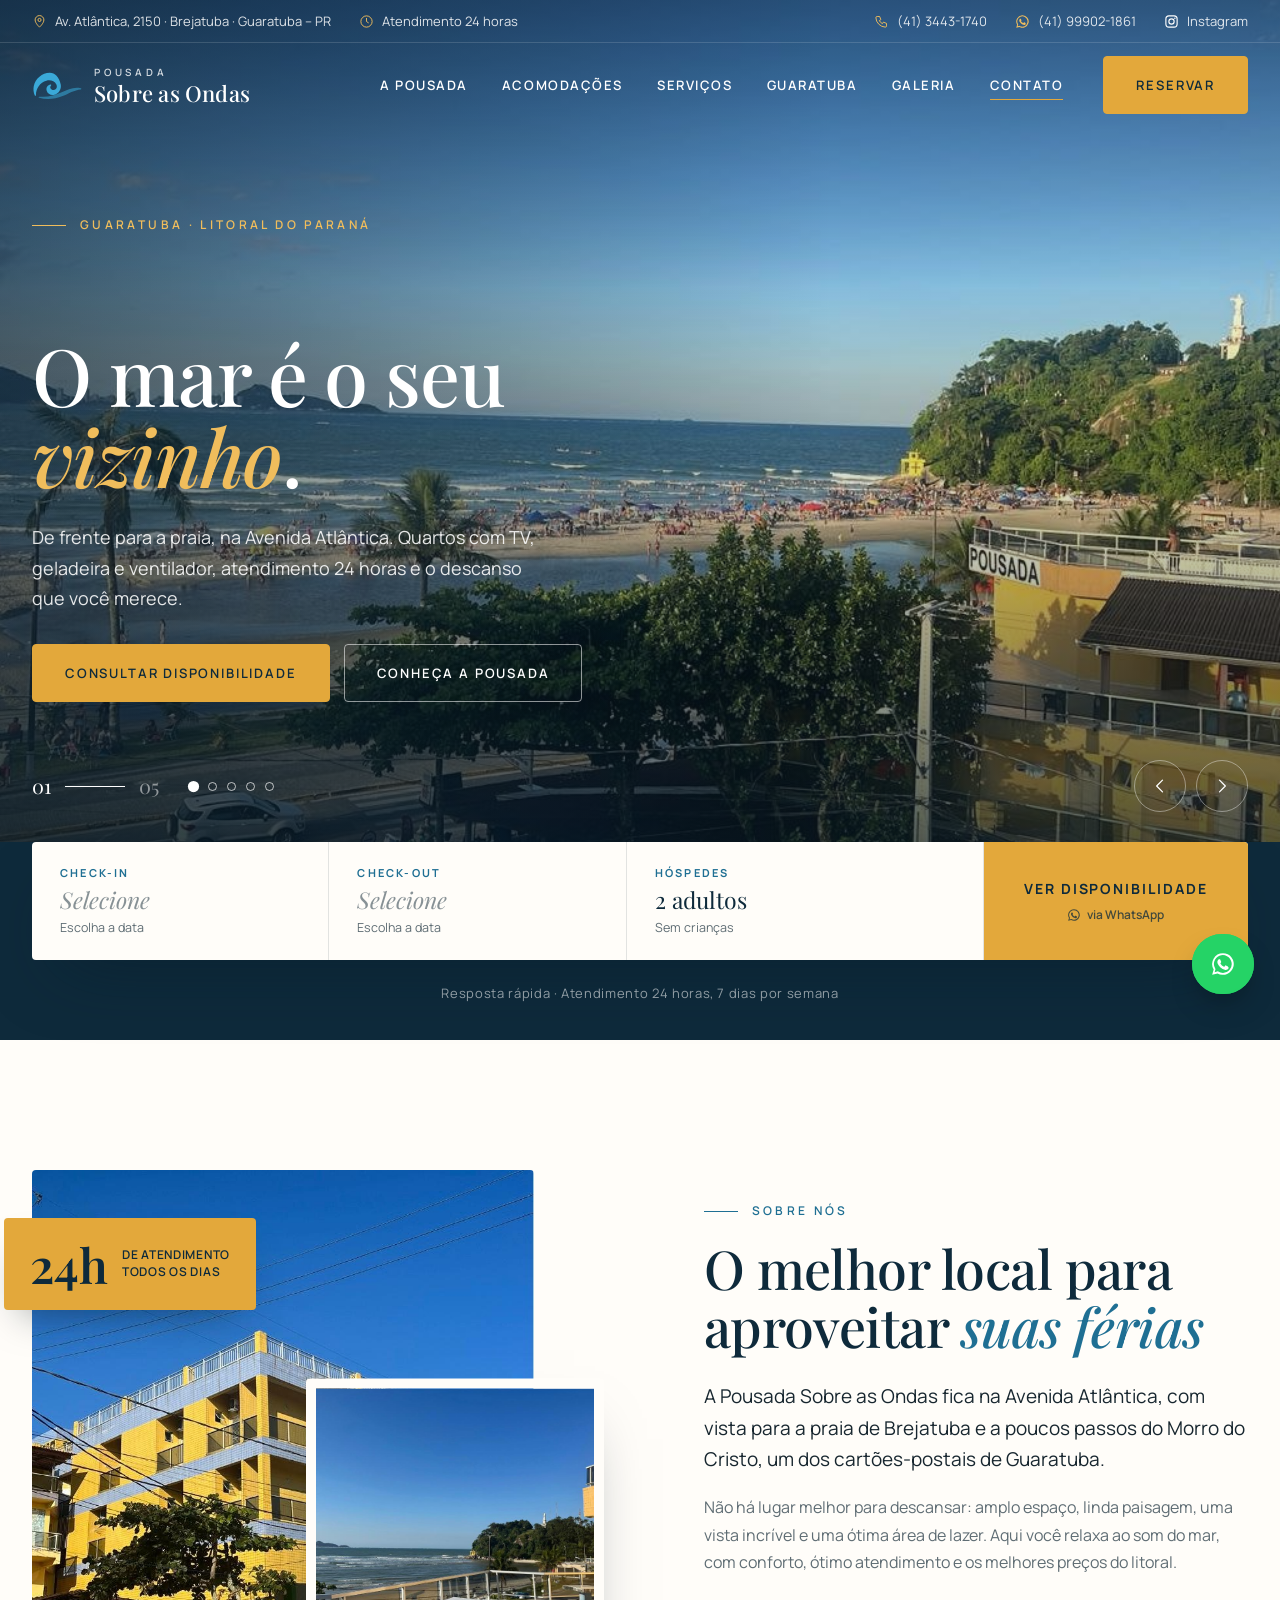
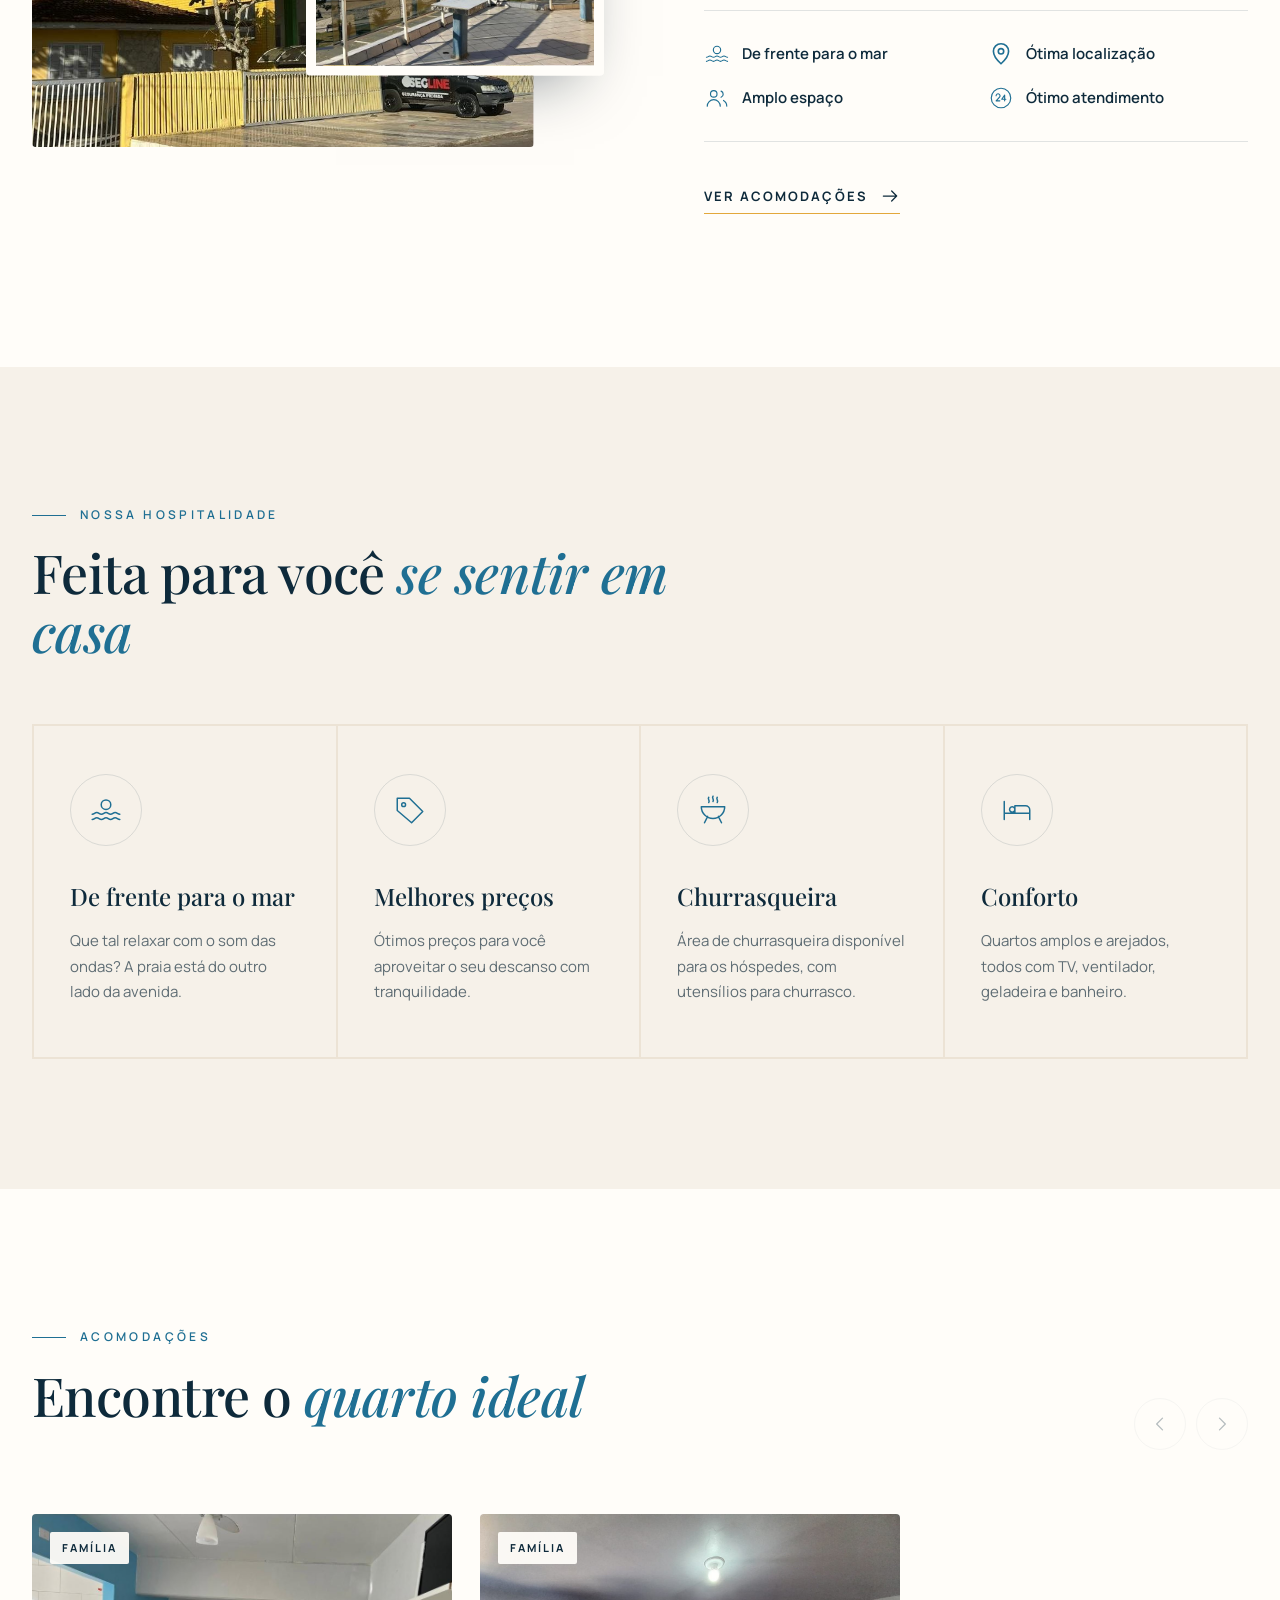
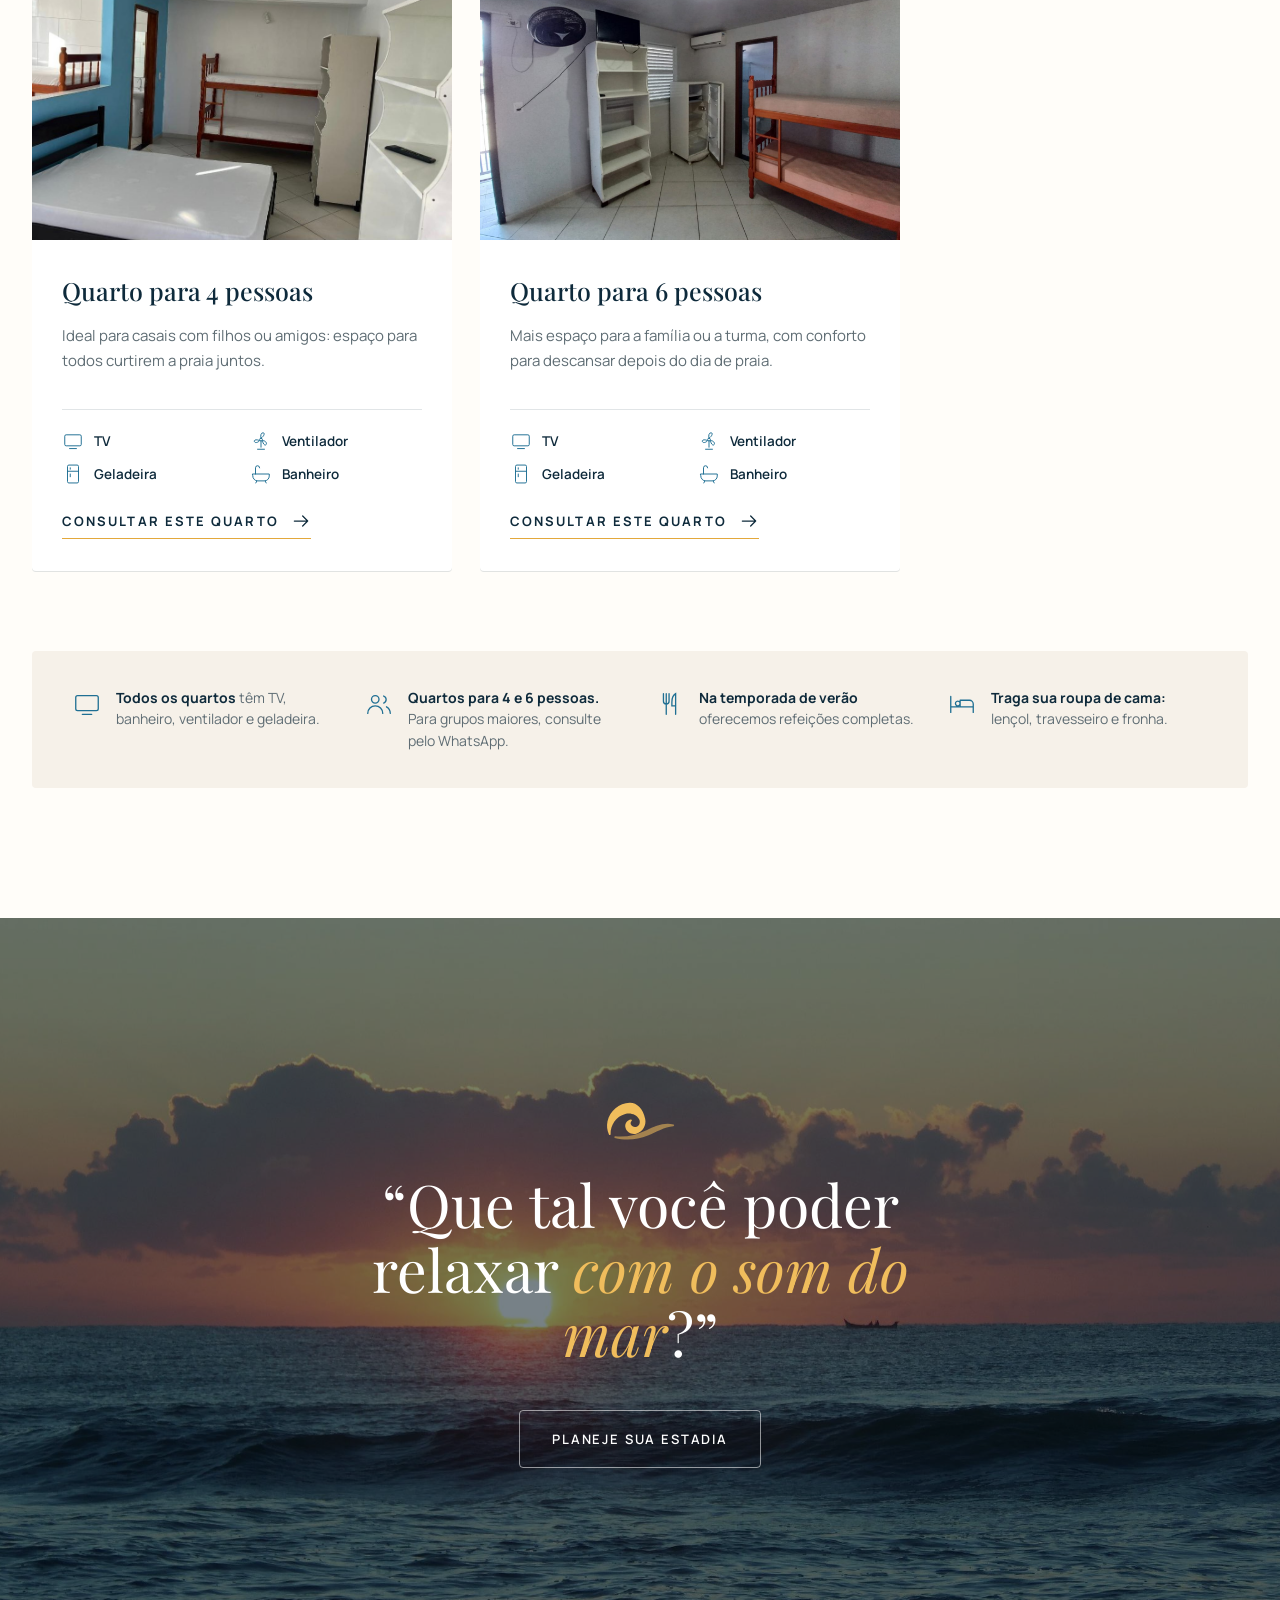
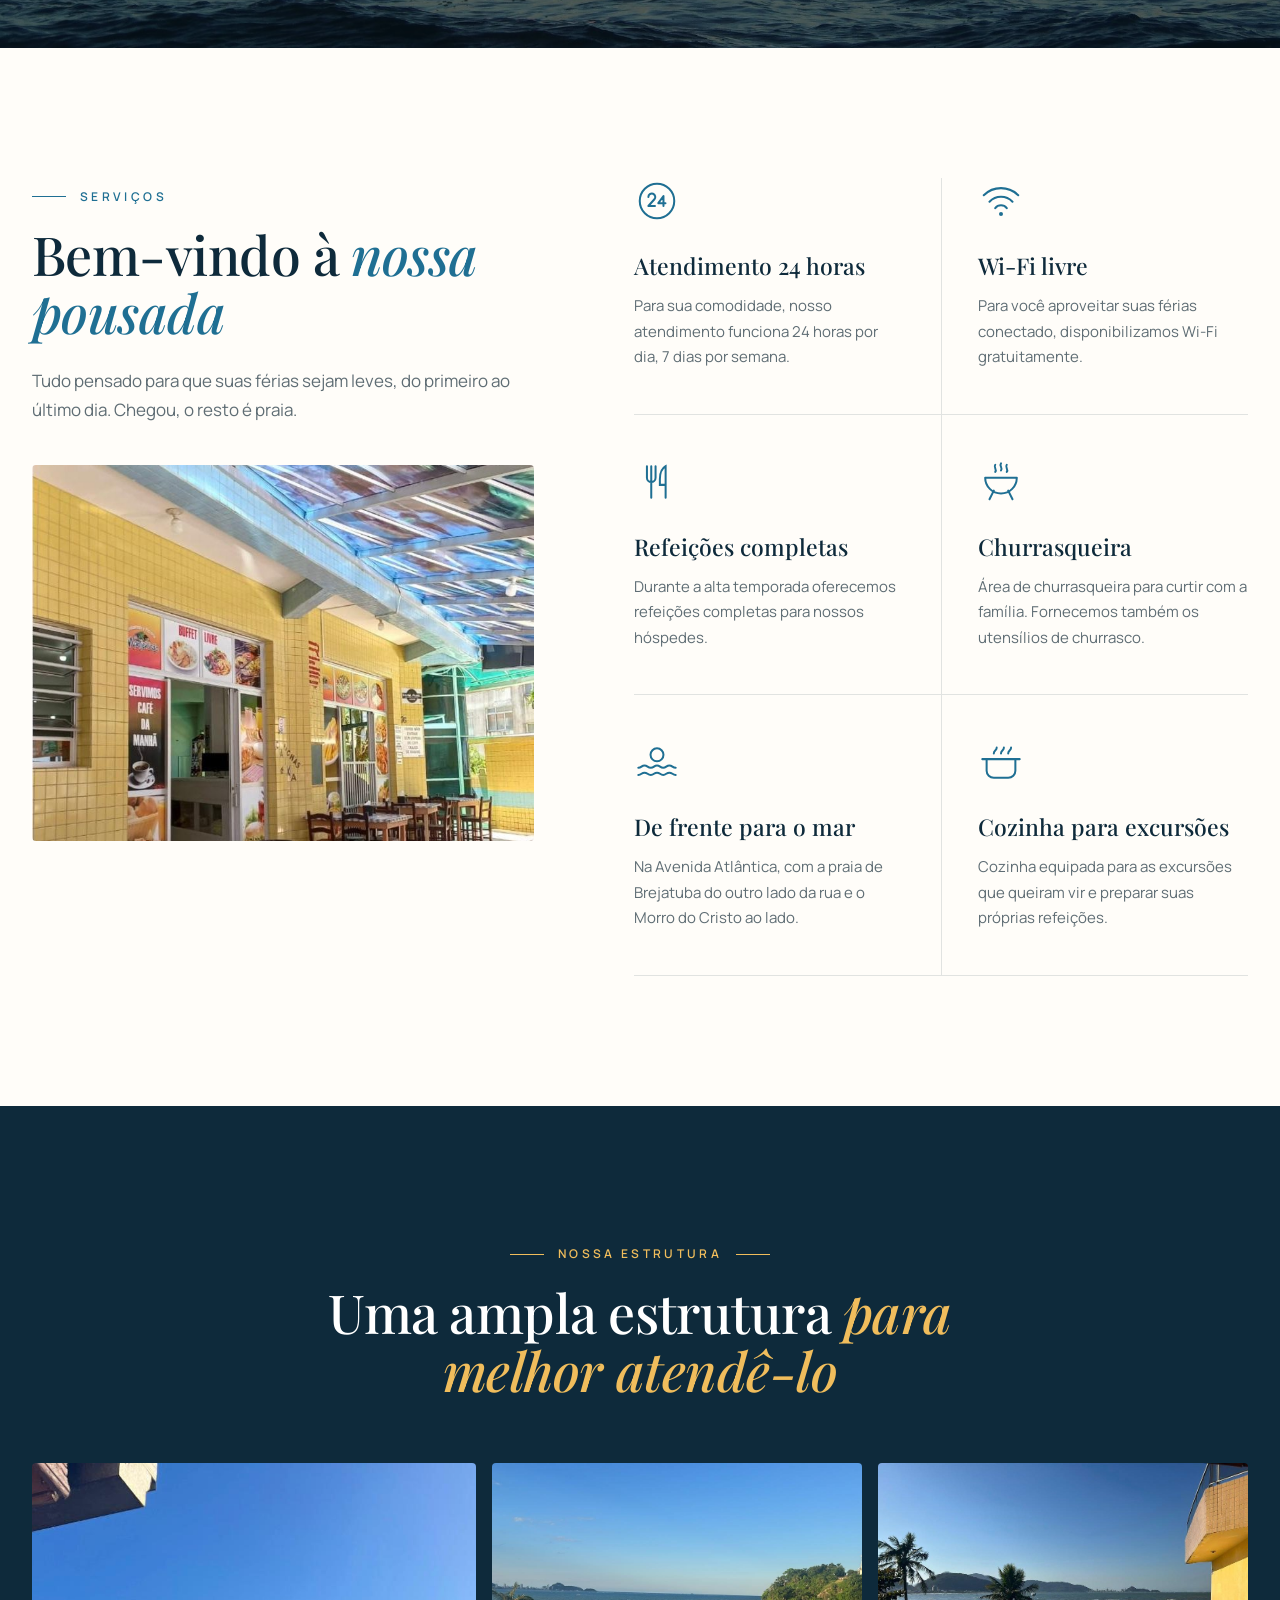
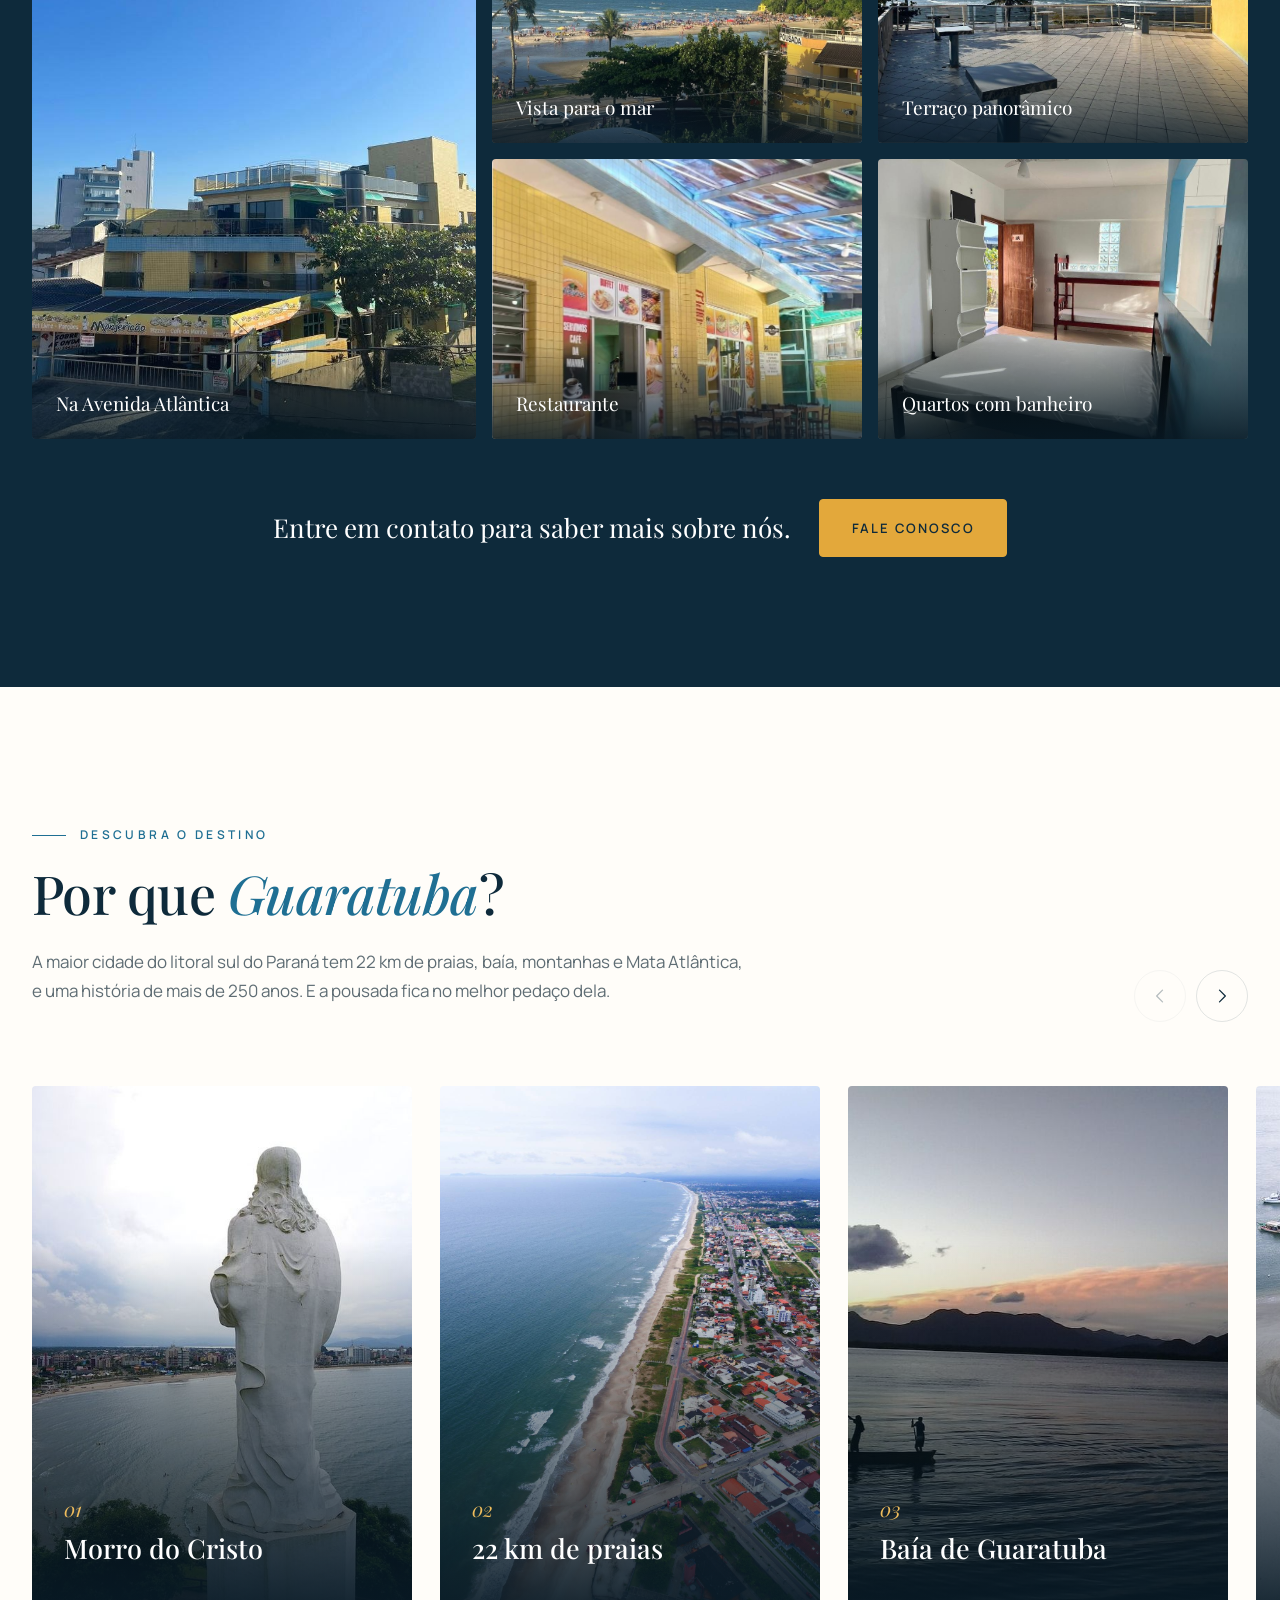
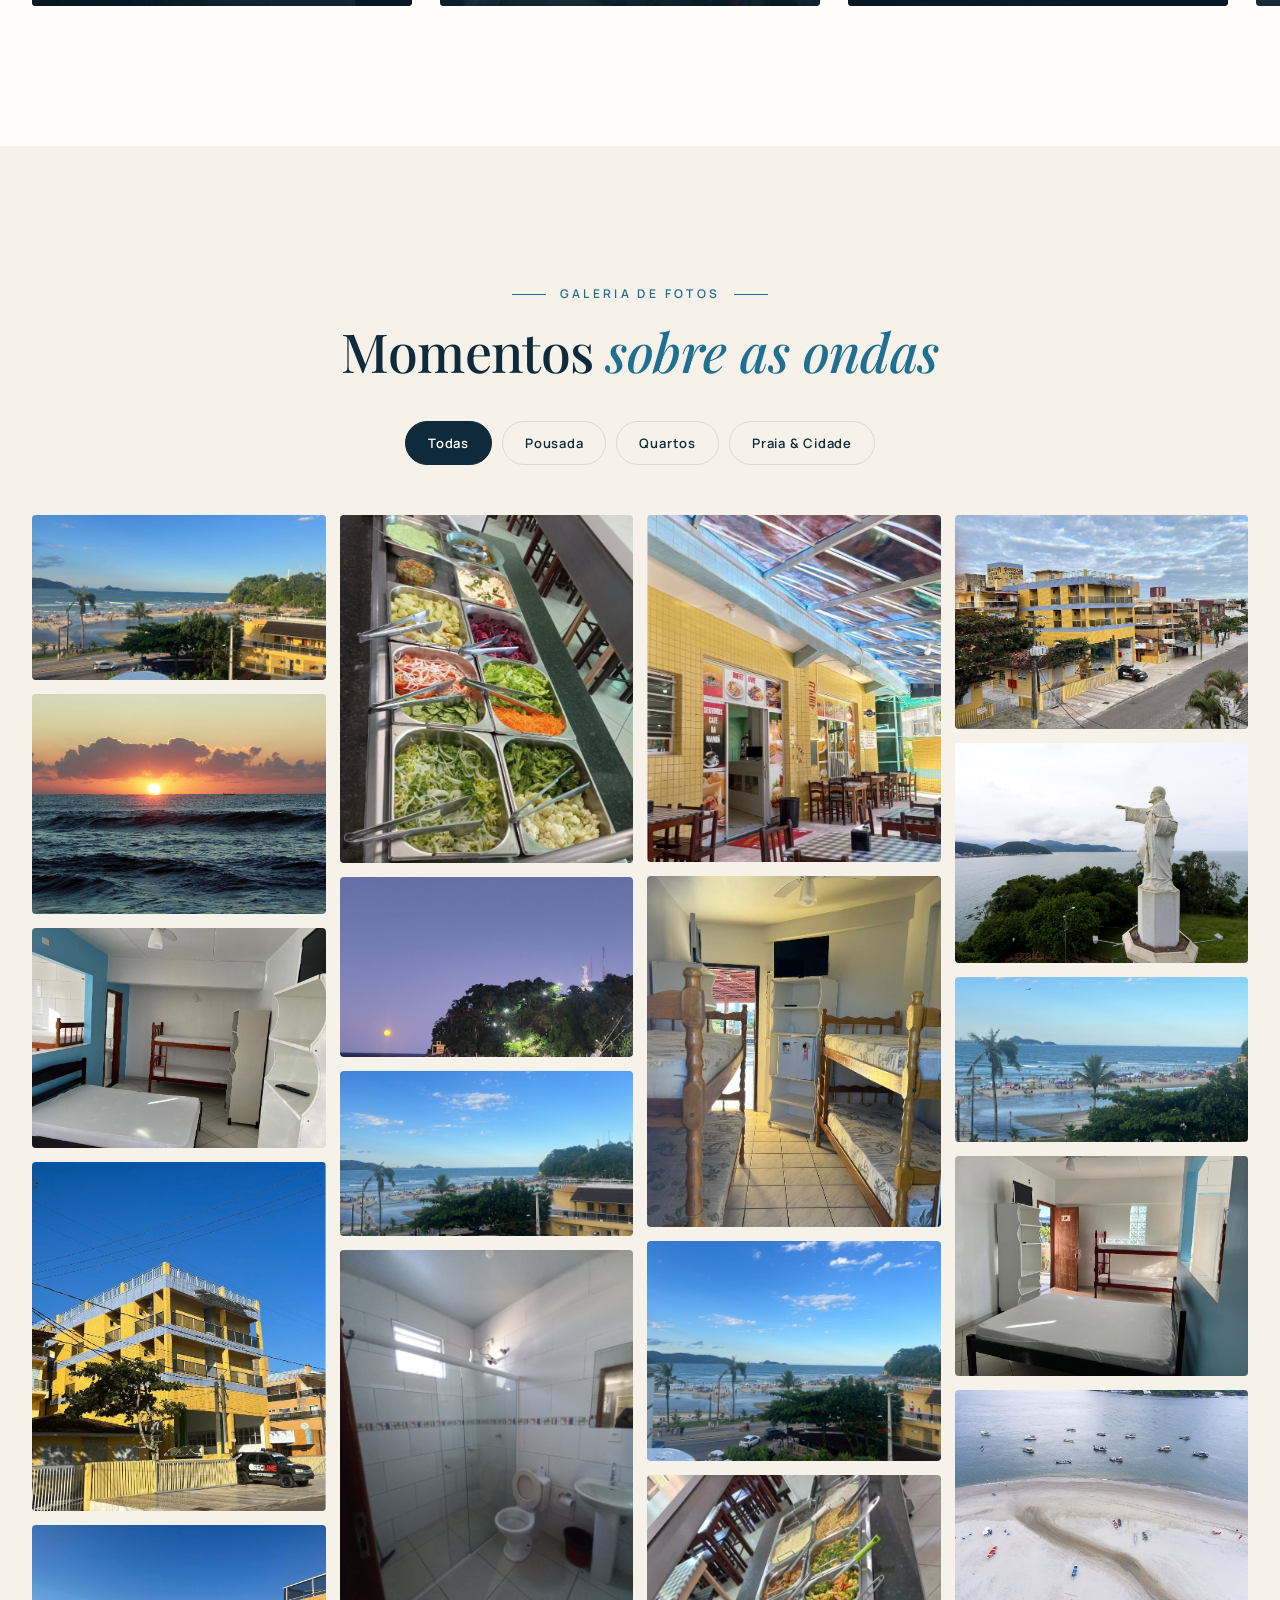
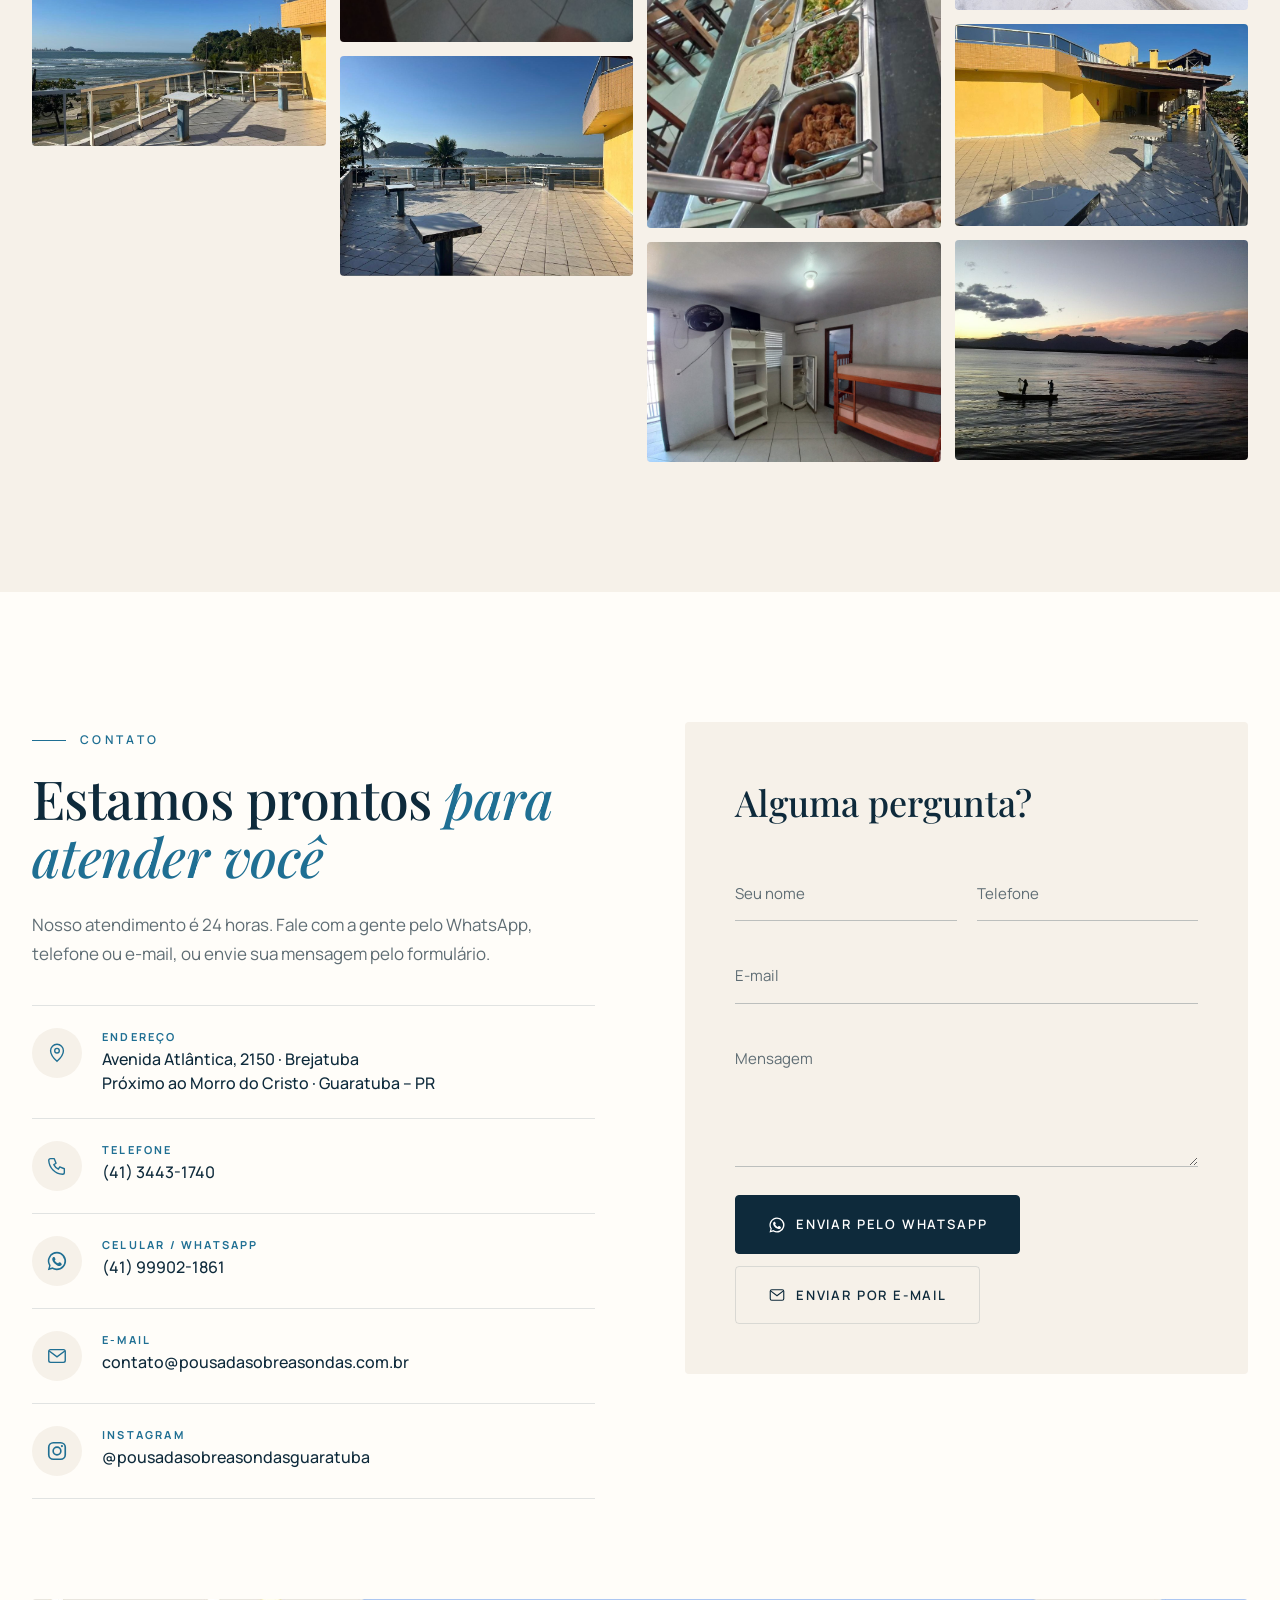
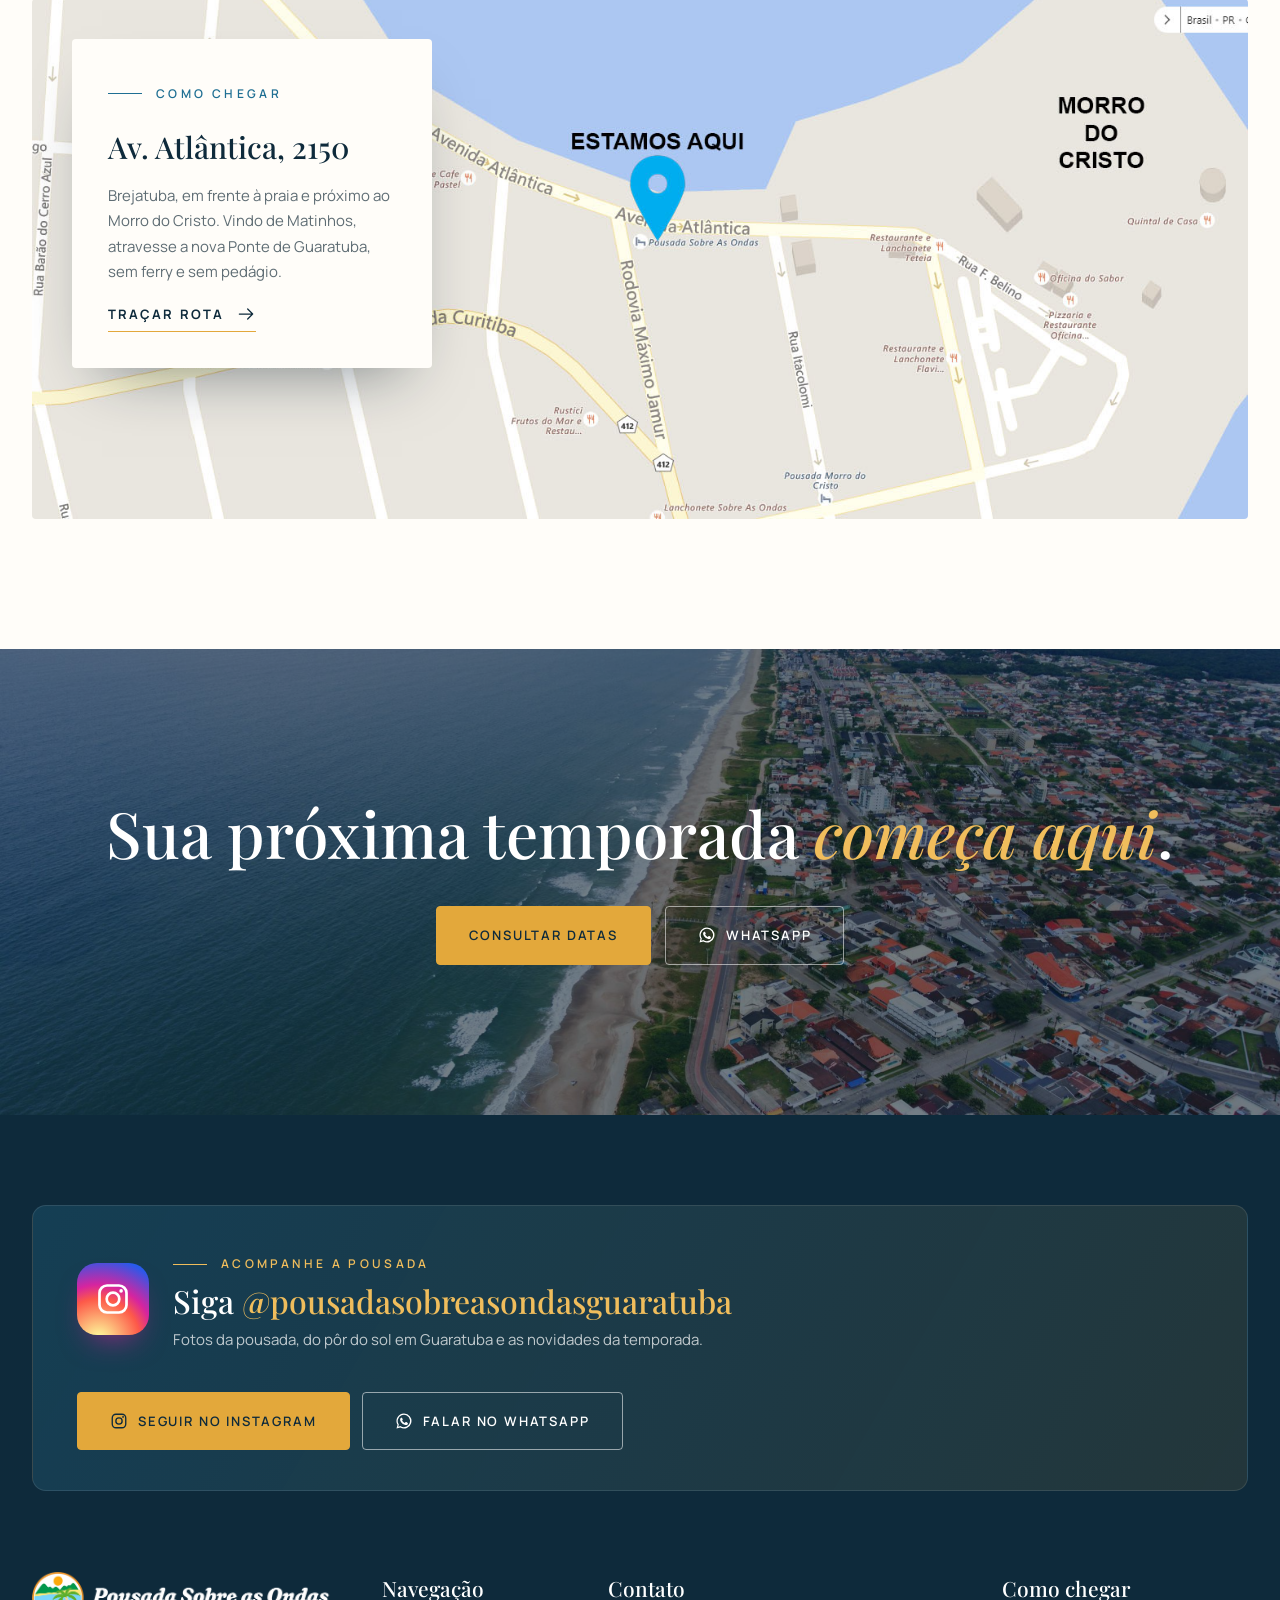
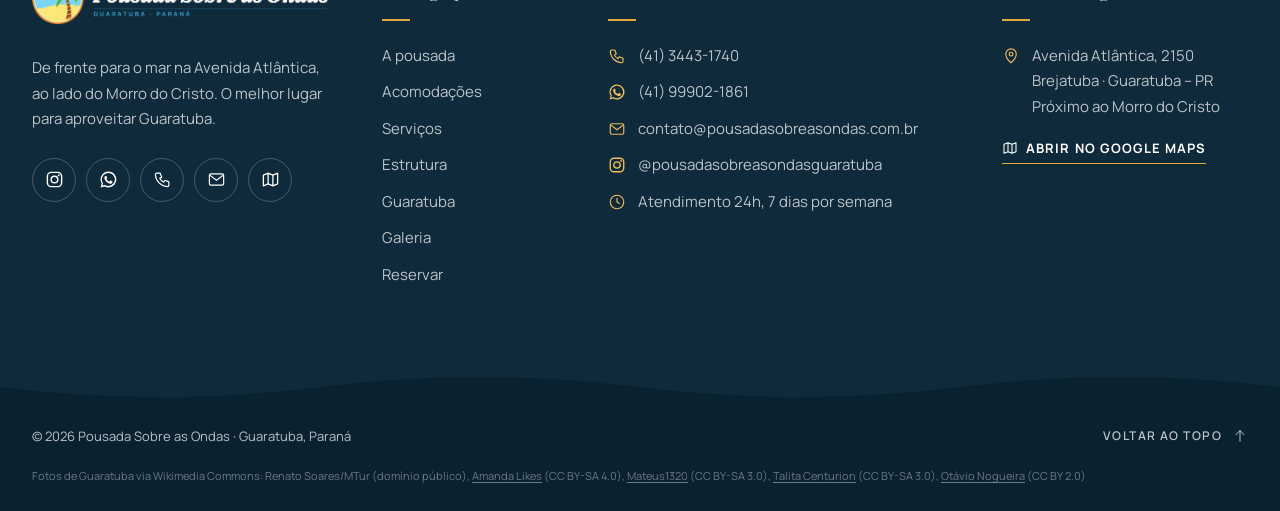
<file: index.html>
<!doctype html>
<html lang="pt-BR">
<head>
  <meta charset="utf-8">
  <meta name="viewport" content="width=device-width, initial-scale=1">
  <title>Pousada Sobre as Ondas · Frente para o mar em Guaratuba, PR</title>
  <meta name="description" content="Pousada Sobre as Ondas: de frente para o mar na Avenida Atlântica, Brejatuba, Guaratuba – PR. Quartos para famílias e grupos com TV, geladeira e ventilador, atendimento 24 horas, Wi-Fi grátis e churrasqueira.">
  <meta name="keywords" content="pousada guaratuba, pousada frente para o mar, hospedagem guaratuba, brejatuba, morro do cristo, litoral do paraná">
  <meta name="theme-color" content="#0e2a3b">

  <meta property="og:type" content="website">
  <meta property="og:locale" content="pt_BR">
  <meta property="og:title" content="Pousada Sobre as Ondas · Guaratuba, PR">
  <meta property="og:description" content="De frente para o mar, ao lado do Morro do Cristo. Atendimento 24h e o melhor de Guaratuba.">
  <meta property="og:url" content="https://pousadasobreasondas.com.br/">
  <meta property="og:image" content="https://pousadasobreasondas.com.br/images/pousada/vista-praia-morro.jpg">

  <link rel="icon" href="images/favicon.ico">
  <link rel="apple-touch-icon" href="images/apple-touch-icon_144x144.png">

  <link rel="preconnect" href="https://fonts.googleapis.com">
  <link rel="preconnect" href="https://fonts.gstatic.com" crossorigin>
  <link href="https://fonts.googleapis.com/css2?family=Playfair+Display:ital,wght@0,400;0,500;0,600;1,400;1,500&family=Manrope:wght@300;400;500;600;700&display=swap" rel="stylesheet">
  <link rel="stylesheet" href="assets/css/style.css">

  <script type="application/ld+json">
  {
    "@context": "https://schema.org",
    "@type": "LodgingBusiness",
    "name": "Pousada Sobre as Ondas",
    "url": "https://pousadasobreasondas.com.br/",
    "sameAs": ["https://www.instagram.com/pousadasobreasondasguaratuba/"],
    "image": "https://pousadasobreasondas.com.br/images/pousada/vista-praia-morro.jpg",
    "email": "contato@pousadasobreasondas.com.br",
    "telephone": ["+55 41 3443-1740", "+55 41 99902-1861"],
    "address": {
      "@type": "PostalAddress",
      "streetAddress": "Avenida Atlântica, 2150 – Brejatuba",
      "addressLocality": "Guaratuba",
      "addressRegion": "PR",
      "addressCountry": "BR"
    },
    "openingHours": "Mo-Su 00:00-23:59",
    "amenityFeature": [
      {"@type": "LocationFeatureSpecification", "name": "Wi-Fi gratuito", "value": true},
      {"@type": "LocationFeatureSpecification", "name": "Churrasqueira", "value": true},
      {"@type": "LocationFeatureSpecification", "name": "Atendimento 24 horas", "value": true},
      {"@type": "LocationFeatureSpecification", "name": "TV no quarto", "value": true},
      {"@type": "LocationFeatureSpecification", "name": "Geladeira", "value": true},
      {"@type": "LocationFeatureSpecification", "name": "Ventilador", "value": true}
    ]
  }
  </script>
</head>
<body>

  <!-- ============ Preloader ============ -->
  <div class="preloader" aria-hidden="true">
    <div class="preloader__inner">
      <svg class="wave-mark" viewBox="0 0 64 40"><use href="#wave"/></svg>
      <span>Sobre as Ondas</span>
    </div>
  </div>

  <!-- SVG sprite -->
  <svg width="0" height="0" style="position:absolute" aria-hidden="true">
    <symbol id="wave" viewBox="0 0 64 40">
      <path fill="currentColor" d="M22.6 4.2C12.9 4.5 4.4 11.6 2.3 21.2c-.9 4.2-.4 8.4 1.3 12.1.4.8 1.5.6 1.5-.3-.2-8.6 5.1-16.4 13.4-18.6 5.1-1.4 10.4.6 12.7 4.8 1.4 2.6.4 5.8-2.2 6.9-2 .9-4.4.1-5.3-1.9-.5-1.1-.3-2.5.6-3.3.6-.5.2-1.5-.6-1.4-3.5.4-5.9 3.9-5 7.4 1.1 4.3 5.6 6.7 9.9 5.6 5.9-1.5 9.5-7.7 8.1-13.6C34.9 9.5 28.9 4 22.6 4.2z"/>
      <path fill="currentColor" opacity=".55" d="M9 36.4c9.8 2.6 20.6 1.8 30.2-2.2 7.6-3.2 15.1-8 23.3-8.6.9-.1 1-1.3.1-1.5-8.6-2.2-17 1.6-24.6 5.2-9 4.2-18.7 6.8-28.7 5.6-.8-.1-1.1 1.2-.3 1.5z"/>
    </symbol>
    <symbol id="i-arrow" viewBox="0 0 24 24"><path fill="none" stroke="currentColor" stroke-width="1.5" stroke-linecap="round" stroke-linejoin="round" d="M4 12h16M14 6l6 6-6 6"/></symbol>
    <symbol id="i-chev-l" viewBox="0 0 24 24"><path fill="none" stroke="currentColor" stroke-width="1.5" stroke-linecap="round" stroke-linejoin="round" d="M15 5l-7 7 7 7"/></symbol>
    <symbol id="i-chev-r" viewBox="0 0 24 24"><path fill="none" stroke="currentColor" stroke-width="1.5" stroke-linecap="round" stroke-linejoin="round" d="M9 5l7 7-7 7"/></symbol>
    <symbol id="i-pin" viewBox="0 0 24 24"><path fill="none" stroke="currentColor" stroke-width="1.5" d="M12 21s-7-6.2-7-11.5A7 7 0 0 1 19 9.5C19 14.8 12 21 12 21z"/><circle cx="12" cy="9.5" r="2.5" fill="none" stroke="currentColor" stroke-width="1.5"/></symbol>
    <symbol id="i-phone" viewBox="0 0 24 24"><path fill="none" stroke="currentColor" stroke-width="1.5" stroke-linejoin="round" d="M5 4h4l2 5-2.5 1.5a11 11 0 0 0 5 5L15 13l5 2v4a2 2 0 0 1-2 2A16 16 0 0 1 3 6a2 2 0 0 1 2-2z"/></symbol>
    <symbol id="i-mail" viewBox="0 0 24 24"><rect x="3" y="5" width="18" height="14" rx="2" fill="none" stroke="currentColor" stroke-width="1.5"/><path fill="none" stroke="currentColor" stroke-width="1.5" d="M3.5 6.5l8.5 6.5 8.5-6.5"/></symbol>
    <symbol id="i-clock" viewBox="0 0 24 24"><circle cx="12" cy="12" r="9" fill="none" stroke="currentColor" stroke-width="1.5"/><path fill="none" stroke="currentColor" stroke-width="1.5" stroke-linecap="round" d="M12 7v5l3 2"/></symbol>
    <symbol id="i-wa" viewBox="0 0 24 24"><path fill="currentColor" d="M12 2a10 10 0 0 0-8.6 15.1L2 22l5-1.3A10 10 0 1 0 12 2zm0 18.2c-1.6 0-3.1-.4-4.4-1.2l-.3-.2-3 .8.8-2.9-.2-.3A8.2 8.2 0 1 1 12 20.2zm4.5-6.1c-.2-.1-1.5-.7-1.7-.8-.2-.1-.4-.1-.6.1l-.8 1c-.1.2-.3.2-.5.1a6.7 6.7 0 0 1-3.3-2.9c-.2-.4.2-.4.7-1.3.1-.2 0-.3 0-.4l-.8-1.8c-.2-.5-.4-.4-.6-.4h-.5c-.2 0-.4.1-.7.3-.2.3-.9.9-.9 2.2s.9 2.5 1 2.7c.1.2 1.8 2.8 4.4 3.9 1.6.7 2.3.8 3.1.6.5-.1 1.5-.6 1.7-1.2.2-.6.2-1.1.2-1.2-.1-.1-.3-.2-.7-.3z"/></symbol>
    <symbol id="i-ig" viewBox="0 0 24 24"><rect x="3" y="3" width="18" height="18" rx="5" fill="none" stroke="currentColor" stroke-width="1.8"/><circle cx="12" cy="12" r="4.2" fill="none" stroke="currentColor" stroke-width="1.8"/><circle cx="17.4" cy="6.6" r="1.2" fill="currentColor"/></symbol>
    <symbol id="i-fb" viewBox="0 0 24 24"><path fill="currentColor" d="M13.5 21v-7.5h2.6l.4-3h-3V8.6c0-.9.3-1.5 1.5-1.5h1.6V4.4c-.3 0-1.2-.1-2.3-.1-2.3 0-3.9 1.4-3.9 4v2.2H7.8v3h2.6V21h3.1z"/></symbol>
    <symbol id="i-map" viewBox="0 0 24 24"><path fill="none" stroke="currentColor" stroke-width="1.6" stroke-linejoin="round" d="M9 4L3 6.5v13.5l6-2.5 6 2.5 6-2.5V4l-6 2.5L9 4zM9 4v13.5M15 6.5V20"/></symbol>
    <symbol id="i-wifi" viewBox="0 0 32 32"><path fill="none" stroke="currentColor" stroke-width="1.4" stroke-linecap="round" d="M4 12a17 17 0 0 1 24 0M8 16.5a11 11 0 0 1 16 0M12 21a5 5 0 0 1 8 0"/><circle cx="16" cy="25" r="1.4" fill="currentColor"/></symbol>
    <symbol id="i-24" viewBox="0 0 32 32"><circle cx="16" cy="16" r="12" fill="none" stroke="currentColor" stroke-width="1.4"/><path fill="none" stroke="currentColor" stroke-width="1.4" stroke-linecap="round" stroke-linejoin="round" d="M10 13.2a2.4 2.4 0 1 1 4.2 1.6L10 19.5h4.6M20.5 19.5v-7l-3.6 5h5"/></symbol>
    <symbol id="i-meal" viewBox="0 0 32 32"><path fill="none" stroke="currentColor" stroke-width="1.4" stroke-linecap="round" d="M9 5v8a3 3 0 0 0 6 0V5M12 5v22M22 27V5c-2.8 1.6-4 5-4 9v4h4"/></symbol>
    <symbol id="i-grill" viewBox="0 0 32 32"><path fill="none" stroke="currentColor" stroke-width="1.4" stroke-linecap="round" stroke-linejoin="round" d="M5 13h22a11 11 0 0 1-22 0zM11 22l-3 6M21 22l3 6M12 4c-1.5 2 1.5 3 0 5M16 3c-1.5 2 1.5 3 0 5M20 4c-1.5 2 1.5 3 0 5"/></symbol>
    <symbol id="i-pot" viewBox="0 0 32 32"><path fill="none" stroke="currentColor" stroke-width="1.4" stroke-linecap="round" stroke-linejoin="round" d="M6 14h20v8a5 5 0 0 1-5 5H11a5 5 0 0 1-5-5zM3 14h3M26 14h3M11 10c0-2 2-2 2-4M16 10c0-2 2-2 2-4M21 10c0-2 2-2 2-4"/></symbol>
    <symbol id="i-sea" viewBox="0 0 32 32"><path fill="none" stroke="currentColor" stroke-width="1.4" stroke-linecap="round" d="M3 20c2.2 0 2.2-1.6 4.3-1.6S9.5 20 11.7 20s2.2-1.6 4.3-1.6 2.2 1.6 4.3 1.6 2.2-1.6 4.3-1.6S26.8 20 29 20M3 25c2.2 0 2.2-1.6 4.3-1.6S9.5 25 11.7 25s2.2-1.6 4.3-1.6 2.2 1.6 4.3 1.6 2.2-1.6 4.3-1.6S26.8 25 29 25"/><circle cx="16" cy="11" r="4.5" fill="none" stroke="currentColor" stroke-width="1.4"/></symbol>
    <symbol id="i-tag" viewBox="0 0 32 32"><path fill="none" stroke="currentColor" stroke-width="1.4" stroke-linejoin="round" d="M4 16.5V5h11.5L28 17.5 17.5 28z"/><circle cx="10" cy="11" r="1.8" fill="none" stroke="currentColor" stroke-width="1.4"/></symbol>
    <symbol id="i-bed" viewBox="0 0 32 32"><path fill="none" stroke="currentColor" stroke-width="1.4" stroke-linecap="round" stroke-linejoin="round" d="M4 25V8M4 19h24v6M28 19v-3a4 4 0 0 0-4-4H14v7M9 15.5a2.5 2.5 0 1 0 0-.01"/></symbol>
    <symbol id="i-bath" viewBox="0 0 32 32"><path fill="none" stroke="currentColor" stroke-width="1.4" stroke-linecap="round" stroke-linejoin="round" d="M4 16h24v3a7 7 0 0 1-7 7H11a7 7 0 0 1-7-7zM8 16V7a3 3 0 0 1 6 0M10 26l-1.5 3M22 26l1.5 3"/></symbol>
    <symbol id="i-tv" viewBox="0 0 32 32"><rect x="4" y="7" width="24" height="16" rx="2" fill="none" stroke="currentColor" stroke-width="1.4"/><path fill="none" stroke="currentColor" stroke-width="1.4" stroke-linecap="round" d="M11 27h10"/></symbol>
    <symbol id="i-fan" viewBox="0 0 32 32"><circle cx="16" cy="14" r="2" fill="none" stroke="currentColor" stroke-width="1.4"/><path fill="none" stroke="currentColor" stroke-width="1.4" stroke-linejoin="round" d="M16 12c-1-4 0-8 3-8 2.5 0 2.5 4-3 8zM18 15c4 .6 7 3.4 5.6 6-1.2 2.2-4.6.4-5.6-6zM14 15.4c-2.6 3-6.5 4-7.6 1.4-1-2.3 2.6-3.6 7.6-1.4z"/><path fill="none" stroke="currentColor" stroke-width="1.4" stroke-linecap="round" d="M16 16v9M11 28h10"/></symbol>
    <symbol id="i-fridge" viewBox="0 0 32 32"><rect x="8" y="3" width="16" height="26" rx="2" fill="none" stroke="currentColor" stroke-width="1.4"/><path fill="none" stroke="currentColor" stroke-width="1.4" stroke-linecap="round" d="M8 12h16M12 7v2M12 16v4"/></symbol>
    <symbol id="i-users" viewBox="0 0 32 32"><circle cx="12" cy="11" r="4" fill="none" stroke="currentColor" stroke-width="1.4"/><path fill="none" stroke="currentColor" stroke-width="1.4" stroke-linecap="round" d="M4 26a8 8 0 0 1 16 0M21 7.5a4 4 0 0 1 0 7.5M24 19a8 8 0 0 1 4 7"/></symbol>
  </svg>

  <!-- ============ Header ============ -->
  <header class="site-header" id="top">
    <div class="topbar">
      <div class="container topbar__inner">
        <span class="topbar__item"><svg><use href="#i-pin"/></svg>Av. Atlântica, 2150 · Brejatuba · Guaratuba – PR</span>
        <span class="topbar__item topbar__hide-sm"><svg><use href="#i-clock"/></svg>Atendimento 24 horas</span>
        <span class="topbar__spacer"></span>
        <a class="topbar__item" href="tel:+554134431740"><svg><use href="#i-phone"/></svg>(41) 3443-1740</a>
        <a class="topbar__item" href="https://api.whatsapp.com/send?phone=5541999021861" target="_blank" rel="noopener"><svg><use href="#i-wa"/></svg>(41) 99902-1861</a>
        <a class="topbar__item topbar__social" href="https://www.instagram.com/pousadasobreasondasguaratuba/" target="_blank" rel="noopener" aria-label="Instagram da pousada"><svg><use href="#i-ig"/></svg><span class="topbar__hide-sm">Instagram</span></a>
      </div>
    </div>

    <nav class="navbar" aria-label="Principal">
      <div class="container navbar__inner">
        <a href="#top" class="brand" aria-label="Pousada Sobre as Ondas — início">
          <svg class="brand__mark"><use href="#wave"/></svg>
          <span class="brand__text"><small>Pousada</small>Sobre as Ondas</span>
        </a>

        <ul class="nav-links">
          <li><a href="#sobre">A Pousada</a></li>
          <li><a href="#quartos">Acomodações</a></li>
          <li><a href="#servicos">Serviços</a></li>
          <li><a href="#guaratuba">Guaratuba</a></li>
          <li><a href="#galeria">Galeria</a></li>
          <li><a href="#contato">Contato</a></li>
        </ul>

        <a href="#reservar" class="btn btn--gold navbar__cta">Reservar</a>

        <button class="burger" aria-label="Abrir menu" aria-expanded="false" aria-controls="mobile-menu">
          <span></span><span></span>
        </button>
      </div>
    </nav>
  </header>

  <!-- Mobile menu -->
  <div class="mobile-menu" id="mobile-menu" aria-hidden="true">
    <ul>
      <li><a href="#sobre">A Pousada</a></li>
      <li><a href="#quartos">Acomodações</a></li>
      <li><a href="#servicos">Serviços</a></li>
      <li><a href="#guaratuba">Guaratuba</a></li>
      <li><a href="#galeria">Galeria</a></li>
      <li><a href="#contato">Contato</a></li>
    </ul>
    <div class="mobile-menu__foot">
      <a href="tel:+554134431740">(41) 3443-1740</a>
      <a href="https://api.whatsapp.com/send?phone=5541999021861" target="_blank" rel="noopener">WhatsApp (41) 99902-1861</a>
      <a href="https://www.instagram.com/pousadasobreasondasguaratuba/" target="_blank" rel="noopener">Instagram @pousadasobreasondasguaratuba</a>
      <a href="#reservar" class="btn btn--gold">Reservar agora</a>
    </div>
  </div>

  <main>
    <!-- ============ Hero carousel ============ -->
    <section class="hero" aria-label="Destaques">
      <div class="hero__slides">
        <div class="hero__slide is-active" style="background-image:url('images/pousada/vista-praia-morro.jpg')"></div>
        <div class="hero__slide" style="background-image:url('images/guaratuba/cristo-morro.jpg')"></div>
        <div class="hero__slide" style="background-image:url('images/guaratuba/nascer-do-sol-praia.jpg')"></div>
        <div class="hero__slide" style="background-image:url('images/guaratuba/praia-guaruja.jpg')"></div>
        <div class="hero__slide" style="background-image:url('images/guaratuba/brejatuba-aereo.jpg')"></div>
      </div>
      <div class="hero__shade"></div>

      <div class="container hero__content">
        <p class="eyebrow eyebrow--light hero__eyebrow">Guaratuba · Litoral do Paraná</p>
        <div class="hero__titles">
          <h1 class="hero__title is-active">O mar é o seu <em>vizinho</em>.</h1>
          <h2 class="hero__title">Ao pé do <em>Morro do Cristo</em>.</h2>
          <h2 class="hero__title">A praia do outro lado <em>da avenida</em>.</h2>
          <h2 class="hero__title">Espaço para <em>a família toda</em>.</h2>
          <h2 class="hero__title">O melhor lugar para <em>aproveitar Guaratuba</em>.</h2>
        </div>
        <p class="hero__lead">De frente para a praia, na Avenida Atlântica. Quartos com TV, geladeira e ventilador, atendimento 24 horas e o descanso que você merece.</p>
        <div class="hero__actions">
          <a href="#reservar" class="btn btn--gold">Consultar disponibilidade</a>
          <a href="#sobre" class="btn btn--ghost">Conheça a pousada</a>
        </div>
      </div>

      <div class="hero__controls container">
        <div class="hero__counter"><span class="hero__current">01</span><i></i><span class="hero__total">05</span></div>
        <div class="hero__dots" role="tablist" aria-label="Slides"></div>
        <div class="hero__arrows">
          <button class="icon-btn hero__prev" aria-label="Slide anterior"><svg><use href="#i-chev-l"/></svg></button>
          <button class="icon-btn hero__next" aria-label="Próximo slide"><svg><use href="#i-chev-r"/></svg></button>
        </div>
      </div>

      <a href="#reservar" class="hero__scroll" aria-label="Rolar para baixo"><span></span></a>
    </section>

    <!-- ============ Booking bar ============ -->
    <section class="booking" id="reservar" aria-label="Reserva">
      <div class="container">
        <form class="booking__form" id="booking-form">
          <button type="button" class="booking__field" data-open="dates" data-target="in" aria-haspopup="dialog" aria-expanded="false">
            <span class="booking__label">Check-in</span>
            <span class="booking__value" id="b-in-text"><em>Selecione</em></span>
            <span class="booking__sub" id="b-in-sub">Escolha a data</span>
          </button>
          <button type="button" class="booking__field" data-open="dates" data-target="out" aria-haspopup="dialog" aria-expanded="false">
            <span class="booking__label">Check-out</span>
            <span class="booking__value" id="b-out-text"><em>Selecione</em></span>
            <span class="booking__sub" id="b-out-sub">Escolha a data</span>
          </button>
          <button type="button" class="booking__field" data-open="guests" aria-haspopup="dialog" aria-expanded="false">
            <span class="booking__label">Hóspedes</span>
            <span class="booking__value" id="b-guests-text">2 adultos</span>
            <span class="booking__sub" id="b-guests-sub">Sem crianças</span>
          </button>
          <button type="submit" class="booking__submit">
            <span class="booking__submit-text">Ver disponibilidade</span>
            <span class="booking__submit-sub"><svg><use href="#i-wa"/></svg> via WhatsApp</span>
          </button>

          <!-- Calendário -->
          <div class="picker picker--dates" id="picker-dates" role="dialog" aria-label="Escolha as datas da estadia" hidden>
            <div class="picker__head">
              <button type="button" class="picker__nav" data-cal="prev" aria-label="Mês anterior"><svg><use href="#i-chev-l"/></svg></button>
              <p class="picker__hint" id="picker-hint">Selecione a data de check-in</p>
              <button type="button" class="picker__nav" data-cal="next" aria-label="Próximo mês"><svg><use href="#i-chev-r"/></svg></button>
            </div>
            <div class="picker__months" id="picker-months"></div>
            <div class="picker__legend">
              <span><i class="dot dot--holiday"></i>Feriado</span>
              <span><i class="dot dot--eve"></i>Véspera / emenda</span>
              <ul class="picker__holidays" id="picker-holidays"></ul>
            </div>
            <div class="picker__foot">
              <span class="picker__nights" id="picker-nights"></span>
              <button type="button" class="picker__clear" data-cal="clear">Limpar</button>
              <button type="button" class="btn btn--gold btn--sm" data-cal="done">Confirmar</button>
            </div>
          </div>

          <!-- Hóspedes -->
          <div class="picker picker--guests" id="picker-guests" role="dialog" aria-label="Número de hóspedes" hidden>
            <div class="stepper">
              <div><strong>Adultos</strong></div>
              <div class="stepper__ctrl">
                <button type="button" data-step="adults" data-dir="-1" aria-label="Menos adultos">−</button>
                <output id="b-adults">2</output>
                <button type="button" data-step="adults" data-dir="1" aria-label="Mais adultos">+</button>
              </div>
            </div>
            <div class="stepper">
              <div><strong>Crianças</strong></div>
              <div class="stepper__ctrl">
                <button type="button" data-step="kids" data-dir="-1" aria-label="Menos crianças">−</button>
                <output id="b-kids">0</output>
                <button type="button" data-step="kids" data-dir="1" aria-label="Mais crianças">+</button>
              </div>
            </div>
            <div class="kids-ages" id="kids-ages" hidden></div>
            <p class="picker__note">Quartos para famílias e grupos.</p>
            <div class="picker__foot">
              <button type="button" class="btn btn--gold btn--sm" data-guests="done">Pronto</button>
            </div>
          </div>
        </form>
        <p class="booking__note">Resposta rápida · Atendimento 24 horas, 7 dias por semana</p>
      </div>
    </section>

    <!-- ============ Sobre ============ -->
    <section class="about section" id="sobre">
      <div class="container about__grid">
        <div class="about__media reveal">
          <figure class="about__img about__img--main"><img src="images/pousada/fachada.jpg" alt="Fachada amarela da Pousada Sobre as Ondas na Avenida Atlântica" loading="lazy"></figure>
          <figure class="about__img about__img--float" data-parallax="-0.08"><img src="images/pousada/terraco-vista-morro.jpg" alt="Terraço da pousada com vista para o mar e o Morro do Cristo" loading="lazy"></figure>
          <div class="about__badge">
            <strong>24h</strong>
            <span>de atendimento<br>todos os dias</span>
          </div>
        </div>

        <div class="about__text">
          <p class="eyebrow reveal">Sobre nós</p>
          <h2 class="title reveal">O melhor local para aproveitar <em>suas férias</em></h2>
          <p class="lead reveal">A Pousada Sobre as Ondas fica na Avenida Atlântica, com vista para a praia de Brejatuba e a poucos passos do Morro do Cristo, um dos cartões-postais de Guaratuba.</p>
          <p class="reveal">Não há lugar melhor para descansar: amplo espaço, linda paisagem, uma vista incrível e uma ótima área de lazer. Aqui você relaxa ao som do mar, com conforto, ótimo atendimento e os melhores preços do litoral.</p>

          <ul class="about__points reveal">
            <li><svg><use href="#i-sea"/></svg>De frente para o mar</li>
            <li><svg><use href="#i-pin"/></svg>Ótima localização</li>
            <li><svg><use href="#i-users"/></svg>Amplo espaço</li>
            <li><svg><use href="#i-24"/></svg>Ótimo atendimento</li>
          </ul>

          <a href="#quartos" class="link-arrow reveal">Ver acomodações <svg><use href="#i-arrow"/></svg></a>
        </div>
      </div>
    </section>

    <!-- ============ Hospitalidade ============ -->
    <section class="hospitality section section--sand" id="hospitalidade">
      <div class="container">
        <header class="section-head">
          <p class="eyebrow reveal">Nossa hospitalidade</p>
          <h2 class="title reveal">Feita para você <em>se sentir em casa</em></h2>
        </header>

        <div class="features">
          <article class="feature reveal">
            <span class="feature__icon"><svg><use href="#i-sea"/></svg></span>
            <h3>De frente para o mar</h3>
            <p>Que tal relaxar com o som das ondas? A praia está do outro lado da avenida.</p>
          </article>
          <article class="feature reveal">
            <span class="feature__icon"><svg><use href="#i-tag"/></svg></span>
            <h3>Melhores preços</h3>
            <p>Ótimos preços para você aproveitar o seu descanso com tranquilidade.</p>
          </article>
          <article class="feature reveal">
            <span class="feature__icon"><svg><use href="#i-grill"/></svg></span>
            <h3>Churrasqueira</h3>
            <p>Área de churrasqueira disponível para os hóspedes, com utensílios para churrasco.</p>
          </article>
          <article class="feature reveal">
            <span class="feature__icon"><svg><use href="#i-bed"/></svg></span>
            <h3>Conforto</h3>
            <p>Quartos amplos e arejados, todos com TV, ventilador, geladeira e banheiro.</p>
          </article>
        </div>
      </div>
    </section>

    <!-- ============ Quartos ============ -->
    <section class="rooms section" id="quartos">
      <div class="container">
        <header class="section-head section-head--row">
          <div>
            <p class="eyebrow reveal">Acomodações</p>
            <h2 class="title reveal">Encontre o <em>quarto ideal</em></h2>
          </div>
          <div class="carousel-nav reveal">
            <button class="icon-btn icon-btn--dark" data-carousel-prev="rooms" aria-label="Anterior"><svg><use href="#i-chev-l"/></svg></button>
            <button class="icon-btn icon-btn--dark" data-carousel-next="rooms" aria-label="Próximo"><svg><use href="#i-chev-r"/></svg></button>
          </div>
        </header>
      </div>

      <div class="carousel" data-carousel="rooms">
        <div class="carousel__track">
          <article class="room-card">
            <div class="room-card__img"><img src="images/pousada/quarto-casal-beliche.jpg" alt="Quarto para 4 pessoas com cama de casal e beliche" loading="lazy"><span class="room-card__tag">Família</span></div>
            <div class="room-card__body">
              <h3>Quarto para 4 pessoas</h3>
              <p>Ideal para casais com filhos ou amigos: espaço para todos curtirem a praia juntos.</p>
              <ul class="room-card__amen">
                <li><svg><use href="#i-tv"/></svg>TV</li>
                <li><svg><use href="#i-fan"/></svg>Ventilador</li>
                <li><svg><use href="#i-fridge"/></svg>Geladeira</li>
                <li><svg><use href="#i-bath"/></svg>Banheiro</li>
              </ul>
              <a class="link-arrow room-card__cta" href="https://api.whatsapp.com/send?phone=5541999021861&amp;text=Ol%C3%A1!%20Gostaria%20de%20consultar%20disponibilidade%20do%20quarto%20para%204%20pessoas." target="_blank" rel="noopener">Consultar este quarto <svg><use href="#i-arrow"/></svg></a>
            </div>
          </article>
          <article class="room-card">
            <div class="room-card__img"><img src="images/pousada/quarto-grupo.jpg" alt="Quarto para 6 pessoas" loading="lazy"><span class="room-card__tag">Família</span></div>
            <div class="room-card__body">
              <h3>Quarto para 6 pessoas</h3>
              <p>Mais espaço para a família ou a turma, com conforto para descansar depois do dia de praia.</p>
              <ul class="room-card__amen">
                <li><svg><use href="#i-tv"/></svg>TV</li>
                <li><svg><use href="#i-fan"/></svg>Ventilador</li>
                <li><svg><use href="#i-fridge"/></svg>Geladeira</li>
                <li><svg><use href="#i-bath"/></svg>Banheiro</li>
              </ul>
              <a class="link-arrow room-card__cta" href="https://api.whatsapp.com/send?phone=5541999021861&amp;text=Ol%C3%A1!%20Gostaria%20de%20consultar%20disponibilidade%20do%20quarto%20para%206%20pessoas." target="_blank" rel="noopener">Consultar este quarto <svg><use href="#i-arrow"/></svg></a>
            </div>
          </article>
                  </div>
      </div>

      <div class="container">
        <div class="rooms__info reveal">
          <div class="rooms__info-item"><svg><use href="#i-tv"/></svg><p><strong>Todos os quartos</strong> têm TV, banheiro, ventilador e geladeira.</p></div>
          <div class="rooms__info-item"><svg><use href="#i-users"/></svg><p><strong>Quartos para 4 e 6 pessoas.</strong> Para grupos maiores, consulte pelo WhatsApp.</p></div>
          <div class="rooms__info-item"><svg><use href="#i-meal"/></svg><p><strong>Na temporada de verão</strong> oferecemos refeições completas.</p></div>
          <div class="rooms__info-item"><svg><use href="#i-bed"/></svg><p><strong>Traga sua roupa de cama:</strong> lençol, travesseiro e fronha.</p></div>
        </div>
      </div>
    </section>

    <!-- ============ Parallax quote ============ -->
    <section class="quote" aria-label="Destaque">
      <div class="quote__bg" data-parallax-bg style="background-image:url('images/guaratuba/nascer-do-sol-ondas.jpg')"></div>
      <div class="container quote__inner">
        <svg class="quote__mark"><use href="#wave"/></svg>
        <blockquote class="reveal">“Que tal você poder relaxar <em>com o som do mar</em>?”</blockquote>
        <a href="#reservar" class="btn btn--ghost reveal">Planeje sua estadia</a>
      </div>
    </section>

    <!-- ============ Serviços ============ -->
    <section class="services section" id="servicos">
      <div class="container services__grid">
        <div class="services__intro">
          <p class="eyebrow reveal">Serviços</p>
          <h2 class="title reveal">Bem-vindo à <em>nossa pousada</em></h2>
          <p class="reveal">Tudo pensado para que suas férias sejam leves, do primeiro ao último dia. Chegou, o resto é praia.</p>
          <figure class="services__img reveal"><img src="images/pousada/restaurante.jpg" alt="Restaurante da pousada com mesas e cobertura de vidro" loading="lazy"></figure>
        </div>

        <div class="services__list">
          <article class="service reveal">
            <svg class="service__icon"><use href="#i-24"/></svg>
            <div><h3>Atendimento 24 horas</h3><p>Para sua comodidade, nosso atendimento funciona 24 horas por dia, 7 dias por semana.</p></div>
          </article>
          <article class="service reveal">
            <svg class="service__icon"><use href="#i-wifi"/></svg>
            <div><h3>Wi-Fi livre</h3><p>Para você aproveitar suas férias conectado, disponibilizamos Wi-Fi gratuitamente.</p></div>
          </article>
          <article class="service reveal">
            <svg class="service__icon"><use href="#i-meal"/></svg>
            <div><h3>Refeições completas</h3><p>Durante a alta temporada oferecemos refeições completas para nossos hóspedes.</p></div>
          </article>
          <article class="service reveal">
            <svg class="service__icon"><use href="#i-grill"/></svg>
            <div><h3>Churrasqueira</h3><p>Área de churrasqueira para curtir com a família. Fornecemos também os utensílios de churrasco.</p></div>
          </article>
          <article class="service reveal">
            <svg class="service__icon"><use href="#i-sea"/></svg>
            <div><h3>De frente para o mar</h3><p>Na Avenida Atlântica, com a praia de Brejatuba do outro lado da rua e o Morro do Cristo ao lado.</p></div>
          </article>
          <article class="service reveal">
            <svg class="service__icon"><use href="#i-pot"/></svg>
            <div><h3>Cozinha para excursões</h3><p>Cozinha equipada para as excursões que queiram vir e preparar suas próprias refeições.</p></div>
          </article>
        </div>
      </div>
    </section>

    <!-- ============ Estrutura ============ -->
    <section class="structure section section--navy" id="estrutura">
      <div class="container">
        <header class="section-head section-head--center">
          <p class="eyebrow eyebrow--light reveal">Nossa estrutura</p>
          <h2 class="title title--light reveal">Uma ampla estrutura <em>para melhor atendê-lo</em></h2>
        </header>
        <div class="structure__grid">
          <figure class="structure__item structure__item--tall reveal"><img src="images/pousada/fachada-2.jpg" alt="Fachada da pousada na Avenida Atlântica" loading="lazy" style="object-position:center 85%"><figcaption>Na Avenida Atlântica</figcaption></figure>
          <figure class="structure__item reveal"><img src="images/pousada/vista-praia-morro.jpg" alt="Vista da praia e do Morro do Cristo a partir da pousada" loading="lazy"><figcaption>Vista para o mar</figcaption></figure>
          <figure class="structure__item reveal"><img src="images/pousada/terraco.jpg" alt="Terraço panorâmico com mesas" loading="lazy"><figcaption>Terraço panorâmico</figcaption></figure>
          <figure class="structure__item reveal"><img src="images/pousada/restaurante.jpg" alt="Restaurante da pousada" loading="lazy"><figcaption>Restaurante</figcaption></figure>
          <figure class="structure__item reveal"><img src="images/pousada/quarto-casal-beliche-2.jpg" alt="Quarto com cama de casal, beliche e banheiro" loading="lazy"><figcaption>Quartos com banheiro</figcaption></figure>
        </div>
        <div class="structure__cta reveal">
          <p>Entre em contato para saber mais sobre nós.</p>
          <a href="#contato" class="btn btn--gold">Fale conosco</a>
        </div>
      </div>
    </section>

    <!-- ============ Guaratuba ============ -->
    <section class="city section" id="guaratuba">
      <div class="container">
        <header class="section-head section-head--row">
          <div>
            <p class="eyebrow reveal">Descubra o destino</p>
            <h2 class="title reveal">Por que <em>Guaratuba</em>?</h2>
            <p class="section-head__lead reveal">A maior cidade do litoral sul do Paraná tem 22 km de praias, baía, montanhas e Mata Atlântica, e uma história de mais de 250 anos. E a pousada fica no melhor pedaço dela.</p>
          </div>
          <div class="carousel-nav reveal">
            <button class="icon-btn icon-btn--dark" data-carousel-prev="city" aria-label="Anterior"><svg><use href="#i-chev-l"/></svg></button>
            <button class="icon-btn icon-btn--dark" data-carousel-next="city" aria-label="Próximo"><svg><use href="#i-chev-r"/></svg></button>
          </div>
        </header>
      </div>

      <div class="carousel" data-carousel="city">
        <div class="carousel__track">
          <article class="city-card">
            <img src="images/guaratuba/cristo-baia.jpg" alt="Estátua do Cristo no Morro do Cristo com vista para a baía de Guaratuba" loading="lazy">
            <div class="city-card__body">
              <span class="city-card__num">01</span>
              <h3>Morro do Cristo</h3>
              <p>Pertinho da pousada. São 199 degraus até o Cristo de 8,30 m, inaugurado em 1953, com vista panorâmica do Atlântico.</p>
            </div>
          </article>
          <article class="city-card">
            <img src="images/guaratuba/orla-aerea.jpg" alt="Vista aérea da orla de Guaratuba" loading="lazy">
            <div class="city-card__body">
              <span class="city-card__num">02</span>
              <h3>22 km de praias</h3>
              <p>Da Praia Central, de mar calmo para toda a família, às ondas de Brejatuba e da Praia Brava, queridinhas do surf.</p>
            </div>
          </article>
          <article class="city-card">
            <img src="images/guaratuba/baia-por-do-sol.jpg" alt="Pôr do sol na Baía de Guaratuba com canoa" loading="lazy">
            <div class="city-card__body">
              <span class="city-card__num">03</span>
              <h3>Baía de Guaratuba</h3>
              <p>Passeios de barco por rios, ilhas e manguezais preservados, e um dos pores do sol mais bonitos do Sul.</p>
            </div>
          </article>
          <article class="city-card">
            <img src="images/guaratuba/caieiras-barcos.jpg" alt="Barcos de pescadores na Praia de Caieiras" loading="lazy">
            <div class="city-card__body">
              <span class="city-card__num">04</span>
              <h3>Cultura caiçara</h3>
              <p>Em Caieiras, a colônia de pescadores e seus barcos coloridos. No Mercado Municipal, peixe fresco, artesanato e produtos regionais.</p>
            </div>
          </article>
          <article class="city-card">
            <img src="images/guaratuba/baia-ilha.jpg" alt="Ilha na Baía de Guaratuba" loading="lazy">
            <div class="city-card__body">
              <span class="city-card__num">05</span>
              <h3>Nova Ponte de Guaratuba</h3>
              <p>Inaugurada em maio de 2026, a ponte de 1.240 m sobre a baía liga Guaratuba a Matinhos sem pedágio e sem a espera do ferry.</p>
            </div>
          </article>
          <article class="city-card">
            <img src="images/guaratuba/igreja-matriz.jpg" alt="Igreja Matriz de Nossa Senhora do Bom Sucesso" loading="lazy">
            <div class="city-card__body">
              <span class="city-card__num">06</span>
              <h3>História e natureza</h3>
              <p>Fundada há mais de 250 anos, Guaratuba guarda a Igreja Matriz de Nossa Senhora do Bom Sucesso entre mar, serra e Mata Atlântica.</p>
            </div>
          </article>
        </div>
      </div>
    </section>

    <!-- ============ Galeria ============ -->
    <section class="gallery section section--sand" id="galeria">
      <div class="container">
        <header class="section-head section-head--center">
          <p class="eyebrow reveal">Galeria de fotos</p>
          <h2 class="title reveal">Momentos <em>sobre as ondas</em></h2>
        </header>

        <div class="gallery__filters reveal" role="tablist">
          <button class="chip is-active" data-filter="all">Todas</button>
          <button class="chip" data-filter="pousada">Pousada</button>
          <button class="chip" data-filter="quartos">Quartos</button>
          <button class="chip" data-filter="praia">Praia & Cidade</button>
        </div>

        <div class="gallery__grid">
          <a class="g-item" data-cat="pousada" href="images/pousada/vista-praia-morro.jpg"><img src="images/pousada/vista-praia-morro.jpg" alt="Vista da praia a partir da pousada" loading="lazy"></a>
          <a class="g-item" data-cat="praia" href="images/pousada/../guaratuba/nascer-do-sol-ondas.jpg"><img src="images/pousada/../guaratuba/nascer-do-sol-ondas.jpg" alt="Nascer do sol em Guaratuba" loading="lazy"></a>
          <a class="g-item" data-cat="quartos" href="images/pousada/quarto-casal-beliche.jpg"><img src="images/pousada/quarto-casal-beliche.jpg" alt="Quarto com cama de casal e beliche" loading="lazy"></a>
          <a class="g-item" data-cat="pousada" href="images/pousada/fachada.jpg"><img src="images/pousada/fachada.jpg" alt="Fachada da pousada" loading="lazy"></a>
          <a class="g-item" data-cat="pousada" href="images/pousada/terraco-vista-morro.jpg"><img src="images/pousada/terraco-vista-morro.jpg" alt="Terraço com vista para o Morro do Cristo" loading="lazy"></a>
          <a class="g-item" data-cat="pousada" href="images/pousada/buffet-saladas.jpg"><img src="images/pousada/buffet-saladas.jpg" alt="Buffet de saladas" loading="lazy"></a>
          <a class="g-item" data-cat="praia" href="images/pousada/morro-noite.jpg"><img src="images/pousada/morro-noite.jpg" alt="Morro do Cristo iluminado à noite" loading="lazy"></a>
          <a class="g-item" data-cat="pousada" href="images/pousada/vista-praia.jpg"><img src="images/pousada/vista-praia.jpg" alt="Praia de Brejatuba vista da pousada" loading="lazy"></a>
          <a class="g-item" data-cat="quartos" href="images/pousada/banheiro.jpg"><img src="images/pousada/banheiro.jpg" alt="Banheiro do quarto" loading="lazy"></a>
          <a class="g-item" data-cat="pousada" href="images/pousada/terraco.jpg"><img src="images/pousada/terraco.jpg" alt="Terraço panorâmico" loading="lazy"></a>
          <a class="g-item" data-cat="pousada" href="images/pousada/restaurante.jpg"><img src="images/pousada/restaurante.jpg" alt="Restaurante" loading="lazy"></a>
          <a class="g-item" data-cat="quartos" href="images/pousada/quarto-beliches.jpg"><img src="images/pousada/quarto-beliches.jpg" alt="Quarto com beliches" loading="lazy"></a>
          <a class="g-item" data-cat="pousada" href="images/pousada/vista-avenida.jpg"><img src="images/pousada/vista-avenida.jpg" alt="Avenida Atlântica e a praia" loading="lazy"></a>
          <a class="g-item" data-cat="pousada" href="images/pousada/buffet.jpg"><img src="images/pousada/buffet.jpg" alt="Buffet de refeições" loading="lazy"></a>
          <a class="g-item" data-cat="quartos" href="images/pousada/quarto-grupo.jpg"><img src="images/pousada/quarto-grupo.jpg" alt="Quarto para grupos" loading="lazy"></a>
          <a class="g-item" data-cat="pousada" href="images/pousada/fachada-rua.jpg"><img src="images/pousada/fachada-rua.jpg" alt="Pousada vista da rua" loading="lazy"></a>
          <a class="g-item" data-cat="praia" href="images/pousada/../guaratuba/cristo-morro.jpg"><img src="images/pousada/../guaratuba/cristo-morro.jpg" alt="Cristo do Morro do Cristo" loading="lazy"></a>
          <a class="g-item" data-cat="pousada" href="images/pousada/vista-praia-2.jpg"><img src="images/pousada/vista-praia-2.jpg" alt="Praia em dia de sol" loading="lazy"></a>
          <a class="g-item" data-cat="quartos" href="images/pousada/quarto-casal-beliche-2.jpg"><img src="images/pousada/quarto-casal-beliche-2.jpg" alt="Quarto com cama de casal" loading="lazy"></a>
          <a class="g-item" data-cat="praia" href="images/pousada/../guaratuba/caieiras-barcos.jpg"><img src="images/pousada/../guaratuba/caieiras-barcos.jpg" alt="Barcos em Caieiras" loading="lazy"></a>
          <a class="g-item" data-cat="pousada" href="images/pousada/terraco-2.jpg"><img src="images/pousada/terraco-2.jpg" alt="Terraço" loading="lazy"></a>
          <a class="g-item" data-cat="praia" href="images/pousada/../guaratuba/baia-por-do-sol.jpg"><img src="images/pousada/../guaratuba/baia-por-do-sol.jpg" alt="Pôr do sol na baía" loading="lazy"></a>
        </div>
      </div>
    </section>

    <!-- ============ Contato & Localização ============ -->
    <section class="contact section" id="contato">
      <div class="container contact__grid">
        <div class="contact__info">
          <p class="eyebrow reveal">Contato</p>
          <h2 class="title reveal">Estamos prontos <em>para atender você</em></h2>
          <p class="reveal">Nosso atendimento é 24 horas. Fale com a gente pelo WhatsApp, telefone ou e-mail, ou envie sua mensagem pelo formulário.</p>

          <ul class="contact__list reveal">
            <li>
              <span class="contact__icon"><svg><use href="#i-pin"/></svg></span>
              <div><small>Endereço</small>Avenida Atlântica, 2150 · Brejatuba<br>Próximo ao Morro do Cristo · Guaratuba – PR</div>
            </li>
            <li>
              <span class="contact__icon"><svg><use href="#i-phone"/></svg></span>
              <div><small>Telefone</small><a href="tel:+554134431740">(41) 3443-1740</a></div>
            </li>
            <li>
              <span class="contact__icon"><svg><use href="#i-wa"/></svg></span>
              <div><small>Celular / WhatsApp</small><a href="https://api.whatsapp.com/send?phone=5541999021861" target="_blank" rel="noopener">(41) 99902-1861</a></div>
            </li>
            <li>
              <span class="contact__icon"><svg><use href="#i-mail"/></svg></span>
              <div><small>E-mail</small><a href="mailto:contato@pousadasobreasondas.com.br">contato@pousadasobreasondas.com.br</a></div>
            </li>
            <li>
              <span class="contact__icon"><svg><use href="#i-ig"/></svg></span>
              <div><small>Instagram</small><a href="https://www.instagram.com/pousadasobreasondasguaratuba/" target="_blank" rel="noopener">@pousadasobreasondasguaratuba</a></div>
            </li>
          </ul>
        </div>

        <form class="contact__form reveal" id="contact-form">
          <h3>Alguma pergunta?</h3>
          <div class="form-row">
            <div class="field"><input type="text" id="c-name" placeholder=" " required><label for="c-name">Seu nome</label></div>
            <div class="field"><input type="tel" id="c-phone" placeholder=" "><label for="c-phone">Telefone</label></div>
          </div>
          <div class="field"><input type="email" id="c-email" placeholder=" "><label for="c-email">E-mail</label></div>
          <div class="field"><textarea id="c-msg" rows="4" placeholder=" " required></textarea><label for="c-msg">Mensagem</label></div>
          <div class="contact__actions">
            <button type="submit" class="btn btn--navy" data-via="wa"><svg><use href="#i-wa"/></svg> Enviar pelo WhatsApp</button>
            <button type="submit" class="btn btn--outline" data-via="mail"><svg><use href="#i-mail"/></svg> Enviar por e-mail</button>
          </div>
        </form>
      </div>

      <div class="container">
        <div class="map reveal">
          <iframe title="Mapa: Pousada Sobre as Ondas, Avenida Atlântica 2150, Guaratuba" src="https://www.google.com/maps?q=Avenida+Atl%C3%A2ntica,+2150,+Brejatuba,+Guaratuba+-+PR&z=16&output=embed" loading="lazy" referrerpolicy="no-referrer-when-downgrade"></iframe>
          <div class="map__card">
            <p class="eyebrow">Como chegar</p>
            <h3>Av. Atlântica, 2150</h3>
            <p>Brejatuba, em frente à praia e próximo ao Morro do Cristo. Vindo de Matinhos, atravesse a nova Ponte de Guaratuba, sem ferry e sem pedágio.</p>
            <a class="link-arrow" href="https://www.google.com/maps/dir/?api=1&destination=Avenida+Atl%C3%A2ntica+2150+Guaratuba+PR" target="_blank" rel="noopener">Traçar rota <svg><use href="#i-arrow"/></svg></a>
          </div>
        </div>
      </div>
    </section>

    <!-- ============ CTA band ============ -->
    <section class="cta-band">
      <div class="cta-band__bg" data-parallax-bg style="background-image:url('images/guaratuba/orla-aerea.jpg')"></div>
      <div class="container cta-band__inner">
        <h2 class="reveal">Sua próxima temporada <em>começa aqui</em>.</h2>
        <div class="reveal cta-band__actions">
          <a href="#reservar" class="btn btn--gold">Consultar datas</a>
          <a href="https://api.whatsapp.com/send?phone=5541999021861" target="_blank" rel="noopener" class="btn btn--ghost"><svg><use href="#i-wa"/></svg> WhatsApp</a>
        </div>
      </div>
    </section>
  </main>

  <!-- ============ Footer ============ -->
  <footer class="footer">
    <div class="container">
      <div class="footer__social-band">
        <div class="footer__social-text">
          <span class="footer__ig-badge"><svg><use href="#i-ig"/></svg></span>
          <div>
            <p class="eyebrow eyebrow--light">Acompanhe a pousada</p>
            <h3>Siga <a href="https://www.instagram.com/pousadasobreasondasguaratuba/" target="_blank" rel="noopener">@pousadasobreasondasguaratuba</a></h3>
            <p>Fotos da pousada, do pôr do sol em Guaratuba e as novidades da temporada.</p>
          </div>
        </div>
        <div class="footer__social-actions">
          <a href="https://www.instagram.com/pousadasobreasondasguaratuba/" target="_blank" rel="noopener" class="btn btn--gold"><svg><use href="#i-ig"/></svg> Seguir no Instagram</a>
          <a href="https://api.whatsapp.com/send?phone=5541999021861" target="_blank" rel="noopener" class="btn btn--ghost"><svg><use href="#i-wa"/></svg> Falar no WhatsApp</a>
        </div>
      </div>
    </div>

    <div class="container footer__grid">
      <div class="footer__brand">
        <a href="#top" class="footer__logo" aria-label="Pousada Sobre as Ondas — voltar ao início">
          <img src="images/logo-branca.png" alt="Pousada Sobre as Ondas · Guaratuba · Paraná" width="640" height="115" loading="lazy">
        </a>
        <p>De frente para o mar na Avenida Atlântica, ao lado do Morro do Cristo. O melhor lugar para aproveitar Guaratuba.</p>
        <ul class="footer__socials" aria-label="Redes sociais e contatos">
          <li><a href="https://www.instagram.com/pousadasobreasondasguaratuba/" target="_blank" rel="noopener" aria-label="Instagram"><svg><use href="#i-ig"/></svg></a></li>
          <!-- Facebook: ativar quando o link da página for confirmado
          <li><a href="URL_DO_FACEBOOK" target="_blank" rel="noopener" aria-label="Facebook"><svg><use href="#i-fb"/></svg></a></li> -->
          <li><a href="https://api.whatsapp.com/send?phone=5541999021861" target="_blank" rel="noopener" aria-label="WhatsApp"><svg><use href="#i-wa"/></svg></a></li>
          <li><a href="tel:+554134431740" aria-label="Telefone"><svg><use href="#i-phone"/></svg></a></li>
          <li><a href="mailto:contato@pousadasobreasondas.com.br" aria-label="E-mail"><svg><use href="#i-mail"/></svg></a></li>
          <li><a href="https://www.google.com/maps/search/?api=1&amp;query=Pousada+Sobre+as+Ondas+Avenida+Atl%C3%A2ntica+2150+Guaratuba+PR" target="_blank" rel="noopener" aria-label="Ver no Google Maps"><svg><use href="#i-map"/></svg></a></li>
        </ul>
      </div>

      <nav class="footer__col" aria-label="Rodapé: navegação">
        <h4>Navegação</h4>
        <ul>
          <li><a href="#sobre">A pousada</a></li>
          <li><a href="#quartos">Acomodações</a></li>
          <li><a href="#servicos">Serviços</a></li>
          <li><a href="#estrutura">Estrutura</a></li>
          <li><a href="#guaratuba">Guaratuba</a></li>
          <li><a href="#galeria">Galeria</a></li>
          <li><a href="#reservar">Reservar</a></li>
        </ul>
      </nav>

      <div class="footer__col">
        <h4>Contato</h4>
        <ul class="footer__contact">
          <li><svg><use href="#i-phone"/></svg><a href="tel:+554134431740">(41) 3443-1740</a></li>
          <li><svg><use href="#i-wa"/></svg><a href="https://api.whatsapp.com/send?phone=5541999021861" target="_blank" rel="noopener">(41) 99902-1861</a></li>
          <li><svg><use href="#i-mail"/></svg><a href="mailto:contato@pousadasobreasondas.com.br">contato@pousadasobreasondas.com.br</a></li>
          <li><svg><use href="#i-ig"/></svg><a href="https://www.instagram.com/pousadasobreasondasguaratuba/" target="_blank" rel="noopener">@pousadasobreasondasguaratuba</a></li>
          <li><svg><use href="#i-clock"/></svg><span>Atendimento 24h, 7 dias por semana</span></li>
        </ul>
      </div>

      <div class="footer__col">
        <h4>Como chegar</h4>
        <ul class="footer__contact">
          <li><svg><use href="#i-pin"/></svg><span>Avenida Atlântica, 2150<br>Brejatuba · Guaratuba – PR<br>Próximo ao Morro do Cristo</span></li>
        </ul>
        <a class="footer__map-link" href="https://www.google.com/maps/dir/?api=1&amp;destination=Avenida+Atl%C3%A2ntica+2150+Guaratuba+PR" target="_blank" rel="noopener"><svg><use href="#i-map"/></svg> Abrir no Google Maps</a>
      </div>
    </div>

    <div class="footer__wave" aria-hidden="true">
      <svg viewBox="0 0 1440 60" preserveAspectRatio="none"><path d="M0 30c120 20 240 20 360 0s240-20 360 0 240 20 360 0 240-20 360 0v30H0z" fill="currentColor"/></svg>
    </div>

    <div class="footer__bottom">
      <div class="container footer__bottom-inner">
        <span>© <span id="year">2026</span> Pousada Sobre as Ondas · Guaratuba, Paraná</span>
        <a href="#top" class="footer__top">Voltar ao topo <svg><use href="#i-arrow"/></svg></a>
        <span class="footer__credits">Fotos de Guaratuba via Wikimedia Commons: Renato Soares/MTur (domínio público),
          <a href="https://commons.wikimedia.org/wiki/File:Nascer_do_sol_em_Guaratuba.jpg" target="_blank" rel="noopener">Amanda Likes</a> (CC BY-SA 4.0),
          <a href="https://commons.wikimedia.org/wiki/File:Nascimento_do_sol_na_Praia_de_Guaratuba.jpg" target="_blank" rel="noopener">Mateus1320</a> (CC BY-SA 3.0),
          <a href="https://commons.wikimedia.org/wiki/File:Por_do_sol_na_Baia_de_Guaratuba-_PR.jpg" target="_blank" rel="noopener">Talita Centurion</a> (CC BY-SA 3.0),
          <a href="https://commons.wikimedia.org/wiki/File:No_caminho_para_Ilha-_Baia_de_Guaratuba_(17760431013).jpg" target="_blank" rel="noopener">Otávio Nogueira</a> (CC BY 2.0)</span>
      </div>
    </div>
  </footer>

  <!-- Floating WhatsApp -->
  <a class="wa-float" href="https://api.whatsapp.com/send?phone=5541999021861&text=Ol%C3%A1!%20Gostaria%20de%20informa%C3%A7%C3%B5es%20sobre%20hospedagem." target="_blank" rel="noopener" aria-label="Falar no WhatsApp">
    <svg><use href="#i-wa"/></svg>
    <span>Fale conosco</span>
  </a>

  <!-- Lightbox -->
  <div class="lightbox" aria-hidden="true" role="dialog" aria-label="Visualizador de fotos">
    <button class="lightbox__close" aria-label="Fechar">×</button>
    <button class="lightbox__nav lightbox__prev" aria-label="Foto anterior"><svg><use href="#i-chev-l"/></svg></button>
    <figure><img alt=""><figcaption></figcaption></figure>
    <button class="lightbox__nav lightbox__next" aria-label="Próxima foto"><svg><use href="#i-chev-r"/></svg></button>
  </div>

  <script src="assets/js/main.js"></script>
</body>
</html>
</file>
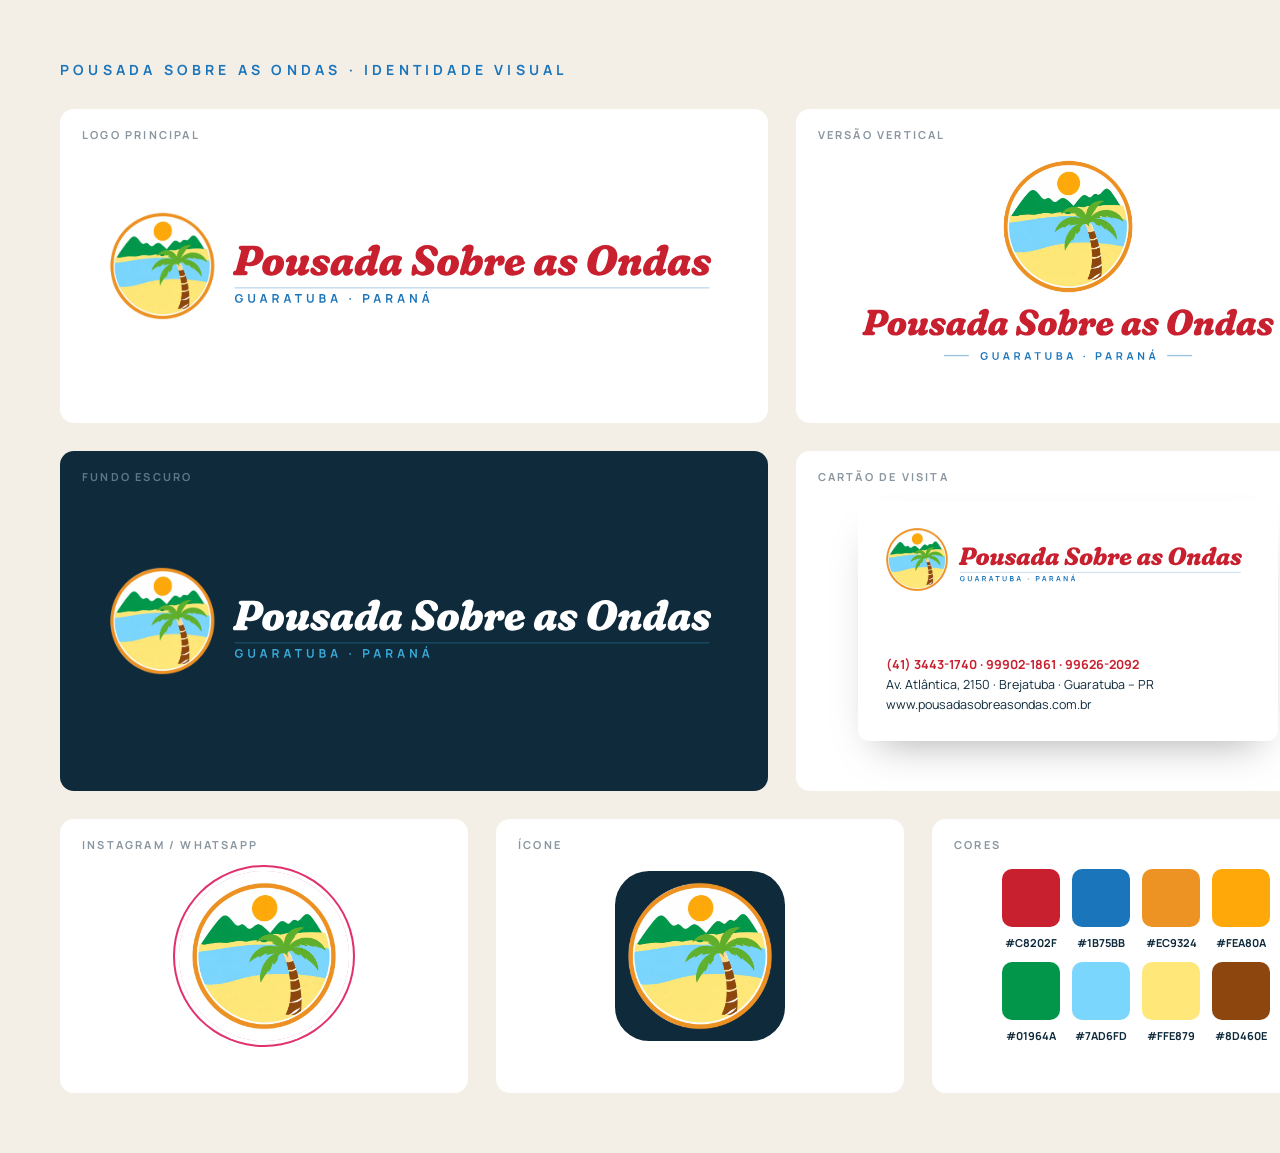
<file: logo/apresentacao.html>
<!doctype html><html lang="pt-BR"><head><meta charset="utf-8"><title>Logo · Pousada Sobre as Ondas</title>
<link href="https://fonts.googleapis.com/css2?family=Manrope:wght@500;700&display=swap" rel="stylesheet">
<style>
body{margin:0;font-family:Manrope,sans-serif;background:#f4efe6;color:#0e2a3b}
.wrap{width:1400px;padding:60px;box-sizing:border-box}
h1{font-size:14px;letter-spacing:.3em;text-transform:uppercase;color:#1b75bb;margin:0 0 30px}
.grid{display:grid;grid-template-columns:1.3fr 1fr;gap:28px}
.card{background:#fff;border-radius:14px;display:grid;place-items:center;padding:50px;position:relative}
.card small{position:absolute;left:22px;top:18px;font-size:11px;font-weight:700;letter-spacing:.2em;text-transform:uppercase;color:#8a96a0}
.dark{background:#0e2a3b}.dark small{color:#5c7889}
.grid>*,.row3>*{min-width:0}.card img{max-width:100%;height:auto}.row3{display:grid;grid-template-columns:1fr 1fr 1fr;gap:28px;margin-top:28px}
.bc{width:420px;height:240px;border-radius:10px;background:#fff;box-shadow:0 20px 40px -20px rgba(0,0,0,.35);padding:26px 28px;box-sizing:border-box;display:flex;flex-direction:column;justify-content:space-between}
.bc p{margin:0;font-size:12.5px;line-height:1.6;color:#0e2a3b}.bc b{color:#c8202f}
.avatar{width:170px;height:170px;border-radius:50%;overflow:hidden;box-shadow:0 0 0 4px #fff,0 0 0 6px #e1306c}
.pal{display:flex;flex-wrap:wrap;justify-content:center;gap:12px}.pal div{width:58px;text-align:center;font-size:11px;font-weight:700}.pal i{display:block;height:58px;border-radius:10px;margin-bottom:8px}
</style></head><body><div class="wrap">
<h1>Pousada Sobre as Ondas · Identidade visual</h1>
<div class="grid">
  <div class="card"><small>Logo principal</small><img src="svg/logo-horizontal.svg" width="680"></div>
  <div class="card"><small>Versão vertical</small><img src="svg/logo-vertical.svg" width="460"></div>
  <div class="card dark"><small>Fundo escuro</small><img src="svg/logo-horizontal-branca.svg" width="680"></div>
  <div class="card"><small>Cartão de visita</small>
    <div class="bc"><img src="svg/logo-horizontal.svg" width="360">
      <p><b>(41) 3443-1740 · 99902-1861 · 99626-2092</b><br>Av. Atlântica, 2150 · Brejatuba · Guaratuba – PR<br>www.pousadasobreasondas.com.br</p></div></div>
</div>
<div class="row3">
  <div class="card"><small>Instagram / WhatsApp</small><div class="avatar"><img src="svg/simbolo.svg" width="170"></div></div>
  <div class="card"><small>Ícone</small><img src="svg/simbolo-azul.svg" width="170"></div>
  <div class="card"><small>Cores</small><div class="pal"><div><i style="background:#C8202F"></i>#C8202F</div><div><i style="background:#1B75BB"></i>#1B75BB</div><div><i style="background:#EC9324"></i>#EC9324</div><div><i style="background:#FEA80A"></i>#FEA80A</div><div><i style="background:#01964A"></i>#01964A</div><div><i style="background:#7AD6FD"></i>#7AD6FD</div><div><i style="background:#FFE879"></i>#FFE879</div><div><i style="background:#8D460E"></i>#8D460E</div></div></div>
</div></div></body></html>
</file>
<file: assets/css/style.css>
/* =========================================================
   Pousada Sobre as Ondas — Guaratuba, PR
   ========================================================= */

:root {
  --overlap: 58px;
  --navy: #0e2a3b;
  --navy-2: #143a50;
  --ocean: #1f6f93;
  --wave: #3aa9d8;
  --gold: #e3a83b;
  --gold-2: #f0bd5c;
  --sand: #f6f1e9;
  --sand-2: #ece3d5;
  --paper: #fffdf9;
  --ink: #17262f;
  --muted: #5f6d74;
  --line: rgba(14, 42, 59, .12);

  --serif: "Playfair Display", Georgia, "Times New Roman", serif;
  --sans: "Manrope", system-ui, -apple-system, "Segoe UI", Roboto, sans-serif;

  --radius: 4px;
  --ease: cubic-bezier(.22, .61, .36, 1);
  --ease-out: cubic-bezier(.16, 1, .3, 1);
  --header-h: 84px;
}

*, *::before, *::after { box-sizing: border-box; }
html { overflow-x: clip; scroll-behavior: smooth; scroll-padding-top: 80px; -webkit-text-size-adjust: 100%; }
body {
  margin: 0;
  font-family: var(--sans);
  font-size: 16px;
  line-height: 1.7;
  color: var(--ink);
  background: var(--paper);
  -webkit-font-smoothing: antialiased;
  overflow-x: hidden;
}
body.is-locked { overflow: hidden; }
img { max-width: 100%; display: block; }
a { color: inherit; text-decoration: none; }
button { font: inherit; cursor: pointer; }
svg { width: 1em; height: 1em; flex-shrink: 0; }
h1, h2, h3, h4 { margin: 0; font-weight: 500; }
p { margin: 0 0 1em; }
ul { margin: 0; padding: 0; list-style: none; }
figure { margin: 0; }
::selection { background: var(--gold); color: var(--navy); }

.container { width: 100%; max-width: 1280px; margin: 0 auto; padding: 0 32px; }
.section { padding: 130px 0; position: relative; }
.section--sand { background: var(--sand); }
.section--navy { background: var(--navy); color: #dfe8ec; }

/* ---------- Typography helpers ---------- */
.eyebrow {
  font-size: 12px;
  font-weight: 600;
  letter-spacing: .28em;
  text-transform: uppercase;
  color: var(--ocean);
  margin-bottom: 18px;
  display: inline-flex;
  align-items: center;
  gap: 14px;
}
.eyebrow::before { content: ""; width: 34px; height: 1px; background: currentColor; }
.eyebrow--light { color: var(--gold-2); }
.title {
  font-family: var(--serif);
  font-size: clamp(32px, 4.2vw, 54px);
  line-height: 1.08;
  letter-spacing: -.01em;
  color: var(--navy);
  margin-bottom: 26px;
}
.title em, .hero__title em, .quote blockquote em, .cta-band h2 em { font-style: italic; color: var(--ocean); }
.title--light { color: #fff; }
.title--light em { color: var(--gold-2); }
.lead { font-size: 19px; color: var(--ink); line-height: 1.65; }
.section-head { margin-bottom: 64px; max-width: 720px; }
.section-head--center { text-align: center; margin-left: auto; margin-right: auto; }
.section-head--center .eyebrow::after { content: ""; width: 34px; height: 1px; background: currentColor; }
.section-head--row { display: flex; justify-content: space-between; align-items: flex-end; gap: 40px; max-width: none; }
.section-head--row > div:first-child { max-width: 720px; }
.section-head__lead { color: var(--muted); font-size: 17px; }

/* ---------- Buttons ---------- */
.btn {
  --bg: transparent; --fg: currentColor; --bd: currentColor;
  display: inline-flex; align-items: center; justify-content: center; gap: 10px;
  padding: 17px 32px;
  border: 1px solid var(--bd);
  background: var(--bg);
  color: var(--fg);
  font-size: 13px; font-weight: 600; letter-spacing: .14em; text-transform: uppercase;
  border-radius: var(--radius);
  position: relative; overflow: hidden; isolation: isolate;
  transition: color .4s var(--ease), border-color .4s var(--ease), transform .3s var(--ease);
  white-space: nowrap;
}
.btn::after {
  content: ""; position: absolute; inset: 0; z-index: -1;
  background: var(--hover, rgba(255,255,255,.15));
  transform: scaleX(0); transform-origin: right;
  transition: transform .5s var(--ease-out);
}
.btn:hover::after { transform: scaleX(1); transform-origin: left; }
.btn svg { width: 18px; height: 18px; }
.btn--gold { --bg: var(--gold); --fg: var(--navy); --bd: var(--gold); --hover: var(--gold-2); }
.btn--navy { --bg: var(--navy); --fg: #fff; --bd: var(--navy); --hover: var(--ocean); }
.btn--ghost { --fg: #fff; --bd: rgba(255,255,255,.55); --hover: #fff; }
.btn--ghost:hover { color: var(--navy); border-color: #fff; }
.btn--outline { --fg: var(--navy); --bd: var(--line); --hover: var(--sand); }
.btn--sm { padding: 13px 22px; font-size: 12px; }

.link-arrow {
  display: inline-flex; align-items: center; gap: 12px;
  font-size: 13px; font-weight: 700; letter-spacing: .16em; text-transform: uppercase;
  color: var(--navy);
  padding-bottom: 6px; border-bottom: 1px solid var(--gold);
}
.link-arrow svg { width: 20px; height: 20px; transition: transform .4s var(--ease); }
.link-arrow:hover svg { transform: translateX(6px); }

.icon-btn {
  width: 52px; height: 52px; border-radius: 50%;
  display: inline-grid; place-items: center;
  border: 1px solid rgba(255,255,255,.4); background: transparent; color: #fff;
  transition: background .3s, color .3s, border-color .3s;
}
.icon-btn svg { width: 20px; height: 20px; }
.icon-btn:hover { background: #fff; color: var(--navy); border-color: #fff; }
.icon-btn--dark { border-color: var(--line); color: var(--navy); }
.icon-btn--dark:hover { background: var(--navy); color: #fff; border-color: var(--navy); }
.icon-btn:disabled { opacity: .3; pointer-events: none; }

/* ---------- Preloader ---------- */
.preloader {
  position: fixed; inset: 0; z-index: 1000;
  background: var(--navy); color: #fff;
  display: grid; place-items: center;
  transition: opacity .8s var(--ease), visibility .8s;
}
.preloader__inner { display: flex; flex-direction: column; align-items: center; gap: 14px; }
.preloader .wave-mark { width: 74px; height: 46px; color: var(--wave); animation: bob 1.6s ease-in-out infinite; }
.preloader span { font-family: var(--serif); font-size: 22px; letter-spacing: .08em; opacity: .85; }
.is-loaded .preloader { opacity: 0; visibility: hidden; }
@keyframes bob { 0%,100% { transform: translateY(0) rotate(-4deg); } 50% { transform: translateY(-8px) rotate(4deg); } }

/* ---------- Header ---------- */
.site-header { position: fixed; top: 0; left: 0; right: 0; z-index: 100; transition: transform .5s var(--ease); }
.topbar {
  color: rgba(255,255,255,.85);
  font-size: 13px;
  border-bottom: 1px solid rgba(255,255,255,.14);
  transition: margin-top .5s var(--ease), opacity .4s;
}
.topbar__inner { display: flex; align-items: center; gap: 28px; height: 42px; }
.topbar__item { display: inline-flex; align-items: center; gap: 8px; white-space: nowrap; transition: color .3s; }
.topbar__item svg { width: 15px; height: 15px; color: var(--gold-2); }
a.topbar__item:hover { color: #fff; }
.topbar__spacer { flex: 1; }

.navbar { transition: background .5s var(--ease), box-shadow .5s, backdrop-filter .5s; }
.navbar__inner { display: flex; align-items: center; gap: 40px; height: var(--header-h); transition: height .5s var(--ease); }

.brand { display: inline-flex; align-items: center; gap: 12px; color: #fff; transition: color .4s; }
.brand__mark { width: 50px; height: 32px; color: var(--wave); }
.brand__text { font-family: var(--serif); font-size: 22px; font-weight: 500; line-height: 1; letter-spacing: .01em; display: flex; flex-direction: column; }
.brand__text small { font-family: var(--sans); font-size: 10px; font-weight: 600; letter-spacing: .38em; text-transform: uppercase; margin-bottom: 5px; opacity: .8; }

.nav-links { display: flex; gap: 34px; margin-left: auto; }
.nav-links a {
  color: #fff; font-size: 13px; font-weight: 600; letter-spacing: .12em; text-transform: uppercase;
  position: relative; padding: 6px 0; transition: color .3s;
}
.nav-links a::after {
  content: ""; position: absolute; left: 0; right: 0; bottom: 0; height: 1px; background: var(--gold);
  transform: scaleX(0); transform-origin: right; transition: transform .45s var(--ease-out);
}
.nav-links a:hover::after, .nav-links a.is-current::after { transform: scaleX(1); transform-origin: left; }

.burger { display: none; width: 44px; height: 44px; background: none; border: 0; position: relative; margin-left: auto; }
.burger span { position: absolute; left: 10px; right: 10px; height: 1.5px; background: #fff; transition: transform .4s var(--ease), top .4s var(--ease), background .3s; }
.burger span:first-child { top: 17px; }
.burger span:last-child { top: 26px; }
.menu-open .burger span { background: #fff !important; }
.menu-open .burger span:first-child { top: 21px; transform: rotate(45deg); }
.menu-open .burger span:last-child { top: 21px; transform: rotate(-45deg); }

/* scrolled state */
.is-scrolled .topbar { margin-top: -43px; opacity: 0; }
.is-scrolled .navbar {
  background: rgba(255, 253, 249, .92);
  backdrop-filter: blur(14px); -webkit-backdrop-filter: blur(14px);
  box-shadow: 0 1px 0 var(--line), 0 10px 30px -18px rgba(14,42,59,.35);
}
.is-scrolled .navbar__inner { height: 70px; }
.is-scrolled .navbar .brand, .is-scrolled .nav-links a { color: var(--navy); }
.is-scrolled .burger span { background: var(--navy); }

/* ---------- Mobile menu ---------- */
.mobile-menu {
  position: fixed; inset: 0; z-index: 90;
  background: var(--navy); color: #fff;
  display: flex; flex-direction: column; justify-content: center;
  padding: 110px 32px 40px;
  clip-path: circle(0 at calc(100% - 52px) 62px);
  transition: clip-path .8s var(--ease-out);
  visibility: hidden;
}
.menu-open .mobile-menu { clip-path: circle(150% at calc(100% - 52px) 62px); visibility: visible; }
.menu-open .site-header .brand { color: #fff; }
.menu-open .navbar { background: transparent !important; box-shadow: none !important; backdrop-filter: none !important; }
.mobile-menu li { overflow: hidden; }
.mobile-menu ul a {
  display: block; font-family: var(--serif); font-size: clamp(34px, 9vw, 48px); line-height: 1.3;
  transform: translateY(100%); transition: transform .7s var(--ease-out);
}
.menu-open .mobile-menu ul a { transform: none; }
.mobile-menu li:nth-child(2) a { transition-delay: .05s; }
.mobile-menu li:nth-child(3) a { transition-delay: .1s; }
.mobile-menu li:nth-child(4) a { transition-delay: .15s; }
.mobile-menu li:nth-child(5) a { transition-delay: .2s; }
.mobile-menu li:nth-child(6) a { transition-delay: .25s; }
.mobile-menu__foot { margin-top: 48px; display: flex; flex-direction: column; gap: 10px; color: rgba(255,255,255,.75); font-size: 15px; }
.mobile-menu__foot .btn { margin-top: 18px; align-self: flex-start; }

/* ---------- Hero ---------- */
.hero { position: relative; height: 100vh; min-height: 640px; max-height: 1100px; color: #fff; overflow: hidden; background: var(--navy); }
.hero__slides, .hero__slide, .hero__shade { position: absolute; inset: 0; }
.hero__slide {
  background-size: cover; background-position: center;
  opacity: 0; transform: scale(1.12);
  transition: opacity 1.6s var(--ease), transform 8s linear;
}
.hero__slide.is-active { opacity: 1; transform: scale(1); }
.hero__shade {
  background:
    linear-gradient(180deg, rgba(8,26,38,.55) 0%, rgba(8,26,38,.05) 32%, rgba(8,26,38,.15) 55%, rgba(8,26,38,.78) 100%),
    linear-gradient(90deg, rgba(8,26,38,.55) 0%, rgba(8,26,38,0) 65%);
}
.hero__content { position: relative; z-index: 2; height: 100%; display: flex; flex-direction: column; justify-content: flex-end; padding-bottom: calc(var(--overlap) + 140px); }
.hero__eyebrow { opacity: 0; transform: translateY(20px); transition: all 1s var(--ease-out) .3s; }
.hero__titles { position: relative; display: grid; font-size: clamp(40px, 6.2vw, 88px); margin-bottom: 26px; }
.hero__title {
  font-family: var(--serif); font-weight: 500; font-size: 1em; line-height: 1.02; letter-spacing: -.015em;
  max-width: 13ch;
  grid-area: 1 / 1; align-self: end;
  opacity: 0; transform: translateY(24px);
  transition: opacity .7s var(--ease), transform .9s var(--ease-out);
  pointer-events: none;
}
.hero__title em { color: var(--gold-2); }
.hero__title.is-active { opacity: 1; transform: none; transition-delay: .3s; }
.hero__lead { max-width: 520px; font-size: 18px; color: rgba(255,255,255,.88); opacity: 0; transform: translateY(20px); transition: all 1s var(--ease-out) .5s; }
.hero__actions { display: flex; gap: 14px; flex-wrap: wrap; margin-top: 12px; opacity: 0; transform: translateY(20px); transition: all 1s var(--ease-out) .65s; }
.is-loaded .hero__eyebrow, .is-loaded .hero__lead, .is-loaded .hero__actions { opacity: 1; transform: none; }

.hero__controls { position: absolute; z-index: 3; left: 0; right: 0; bottom: calc(var(--overlap) + 30px); display: flex; align-items: center; gap: 30px; }
.hero__counter { font-family: var(--serif); font-size: 20px; display: flex; align-items: center; gap: 14px; }
.hero__counter i { width: 60px; height: 1px; background: rgba(255,255,255,.35); position: relative; overflow: hidden; }
.hero__counter i::after { content: ""; position: absolute; inset: 0; background: #fff; transform: scaleX(0); transform-origin: left; }
.hero.is-playing .hero__counter i::after { animation: progress var(--dur, 7s) linear forwards; }
@keyframes progress { to { transform: scaleX(1); } }
.hero__total { opacity: .5; }
.hero__dots { display: flex; gap: 10px; }
.hero__dots button { width: 9px; height: 9px; border-radius: 50%; border: 1px solid rgba(255,255,255,.7); background: transparent; padding: 0; transition: background .3s, transform .3s; }
.hero__dots button.is-active { background: #fff; transform: scale(1.25); }
.hero__arrows { margin-left: auto; display: flex; gap: 10px; }

.hero__scroll { display: none; position: absolute; z-index: 3; left: 50%; bottom: 0; width: 1px; height: 70px; background: rgba(255,255,255,.25); overflow: hidden; }
.hero__scroll span { position: absolute; left: 0; top: 0; width: 1px; height: 30px; background: #fff; animation: scrollLine 2.2s var(--ease) infinite; }
@keyframes scrollLine { from { transform: translateY(-30px); } to { transform: translateY(70px); } }

/* ---------- Booking bar ---------- */
.booking { position: relative; z-index: 6; margin-top: -1px; background: var(--navy); padding: 0 0 36px; }
.booking .container { margin-top: calc(-1 * var(--overlap)); }
.booking__form {
  position: relative;
  display: grid; grid-template-columns: 1fr 1fr 1.2fr auto;
  background: var(--paper);
  box-shadow: 0 30px 70px -30px rgba(8,26,38,.55);
  border-radius: var(--radius);
}
.booking__field {
  min-width: 0; padding: 22px 28px; border: 0; border-right: 1px solid var(--line); background: transparent;
  display: flex; flex-direction: column; align-items: flex-start; gap: 2px; text-align: left; color: var(--navy);
  position: relative; transition: background .3s;
}
.booking__field::after {
  content: ""; position: absolute; left: 28px; right: 28px; bottom: 0; height: 2px; background: var(--gold);
  transform: scaleX(0); transform-origin: left; transition: transform .4s var(--ease-out);
}
.booking__field:hover { background: #fff; }
.booking__field[aria-expanded="true"] { background: #fff; }
.booking__field[aria-expanded="true"]::after { transform: scaleX(1); }
.booking__label { font-size: 11px; font-weight: 700; letter-spacing: .2em; text-transform: uppercase; color: var(--ocean); }
.booking__value { font-family: var(--serif); font-size: 23px; line-height: 1.3; white-space: nowrap; overflow: hidden; text-overflow: ellipsis; max-width: 100%; }
.booking__value em { font-style: italic; color: var(--muted); opacity: .75; }
.booking__sub { font-size: 12.5px; color: var(--muted); }
.booking__field.is-invalid { animation: shake .45s; }
.booking__field.is-invalid .booking__value em { color: #c0492b; opacity: 1; }
@keyframes shake { 20%, 60% { transform: translateX(-5px); } 40%, 80% { transform: translateX(5px); } }
.booking__submit {
  border: 0; border-radius: 0 var(--radius) var(--radius) 0; padding: 0 40px; min-width: 240px;
  background: var(--gold); color: var(--navy);
  display: flex; flex-direction: column; align-items: center; justify-content: center; gap: 4px;
  transition: background .3s var(--ease);
}
.booking__submit:hover { background: var(--gold-2); }
.booking__submit:focus-visible { outline: 2px solid var(--navy); outline-offset: -4px; }
.booking__submit-text { font-size: 14px; font-weight: 700; letter-spacing: .14em; text-transform: uppercase; }
.booking__submit-sub { display: inline-flex; align-items: center; gap: 6px; font-size: 12px; font-weight: 600; opacity: .75; }
.booking__submit-sub svg { width: 14px; height: 14px; }

/* Popovers */
.picker {
  position: absolute; top: calc(100% + 12px); left: 0; z-index: 20;
  background: #fff; color: var(--navy);
  border-radius: 10px;
  box-shadow: 0 40px 80px -30px rgba(8,26,38,.55), 0 0 0 1px var(--line);
  padding: 26px 28px 22px;
  opacity: 0; transform: translateY(-8px); transition: opacity .3s var(--ease), transform .4s var(--ease-out);
}
.picker.is-open { opacity: 1; transform: none; }
.picker[hidden] { display: none; }
.picker--dates { width: min(720px, 100%); }
.picker--guests { left: auto; right: 0; width: 340px; }
.picker__head { display: flex; align-items: center; justify-content: space-between; gap: 12px; margin-bottom: 14px; }
.picker__hint { margin: 0; font-size: 13px; font-weight: 600; letter-spacing: .04em; color: var(--ocean); text-align: center; }
.picker__nav { width: 40px; height: 40px; border-radius: 50%; border: 1px solid var(--line); background: #fff; color: var(--navy); display: grid; place-items: center; transition: all .25s; }
.picker__nav svg { width: 18px; height: 18px; }
.picker__nav:hover:not(:disabled) { background: var(--navy); color: #fff; border-color: var(--navy); }
.picker__nav:disabled { opacity: .3; cursor: default; }
.picker__months { display: grid; grid-template-columns: 1fr 1fr; gap: 40px; }
.cal__title { font-family: var(--serif); font-size: 20px; text-align: center; margin: 0 0 12px; text-transform: capitalize; }
.cal__grid { display: grid; grid-template-columns: repeat(7, 1fr); row-gap: 2px; }
.cal__dow { font-size: 11px; font-weight: 700; letter-spacing: .08em; text-transform: uppercase; color: var(--muted); text-align: center; padding: 6px 0 10px; }
.cal__day {
  aspect-ratio: 1; border: 0; background: transparent; padding: 0; position: relative;
  font-size: 14px; font-weight: 500; color: var(--navy); z-index: 0;
}
.cal__day span { position: relative; z-index: 2; display: grid; place-items: center; width: 100%; height: 100%; border-radius: 50%; transition: background .2s, color .2s; }
.cal__day:hover:not(:disabled) span { background: var(--sand); }
.cal__day.is-today span { box-shadow: inset 0 0 0 1px var(--gold); }
.cal__day:disabled { color: rgba(14,42,59,.25); cursor: default; text-decoration: line-through; text-decoration-color: rgba(14,42,59,.15); }
.cal__day.in-range::before, .cal__day.is-start.has-end::before, .cal__day.is-end::before {
  content: ""; position: absolute; top: 3px; bottom: 3px; left: 0; right: 0; background: rgba(58,169,216,.14); z-index: 1;
}
.cal__day.is-start.has-end::before { left: 50%; }
.cal__day.is-end::before { right: 50%; }
.cal__day.is-start span, .cal__day.is-end span { background: var(--navy) !important; color: #fff; font-weight: 700; }
.cal__day.is-blank { visibility: hidden; }
.cal__day.is-holiday span { color: #c4472b; font-weight: 700; background: rgba(196,71,43,.09); }
.cal__day.is-eve span { color: #9a6a12; font-weight: 600; background: rgba(227,168,59,.14); }
.cal__day.is-holiday span::after, .cal__day.is-eve span::after {
  content: ""; position: absolute; bottom: 12%; left: 50%; width: 4px; height: 4px; margin-left: -2px; border-radius: 50%; background: currentColor;
}
.cal__day.is-holiday:disabled span, .cal__day.is-eve:disabled span { background: transparent; opacity: .45; }
.picker__hint.is-holiday { color: #c4472b; }
.picker__legend { display: flex; flex-wrap: wrap; align-items: center; gap: 8px 20px; margin-top: 16px; font-size: 12.5px; color: var(--muted); }
.picker__legend > span { display: inline-flex; align-items: center; gap: 7px; font-weight: 600; }
.dot { width: 10px; height: 10px; border-radius: 50%; display: inline-block; }
.dot--holiday { background: #c4472b; }
.dot--eve { background: var(--gold); }
.picker__holidays { flex-basis: 100%; display: flex; flex-wrap: wrap; gap: 6px 8px; }
.picker__holidays li { background: rgba(196,71,43,.07); color: #8f3420; border-radius: 999px; padding: 4px 11px; font-size: 12px; }
.picker__holidays li b { font-weight: 700; margin-right: 3px; }
.picker__holidays li.is-empty { background: var(--sand); color: var(--muted); }
.picker__badge { display: inline-block; margin-left: 10px; background: rgba(196,71,43,.09); color: #a63c24; font-size: 12px; font-weight: 600; padding: 3px 10px; border-radius: 999px; }
.picker__foot { display: flex; align-items: center; gap: 16px; justify-content: flex-end; margin-top: 18px; padding-top: 16px; border-top: 1px solid var(--line); }
.picker__nights { margin-right: auto; font-size: 14px; color: var(--muted); }
.picker__nights strong { color: var(--navy); }
.picker__clear { background: none; border: 0; font-size: 13px; font-weight: 600; color: var(--muted); text-decoration: underline; text-underline-offset: 3px; }
.picker__clear:hover { color: var(--navy); }
.stepper { display: flex; align-items: center; justify-content: space-between; padding: 14px 0; border-bottom: 1px solid var(--line); }
.stepper strong { display: block; font-size: 15px; }
.stepper__ctrl { display: flex; align-items: center; gap: 16px; }
.stepper__ctrl button { width: 38px; height: 38px; border-radius: 50%; border: 1px solid rgba(14,42,59,.25); background: #fff; color: var(--navy); font-size: 20px; line-height: 1; display: grid; place-items: center; transition: all .2s; }
.stepper__ctrl button:hover:not(:disabled) { border-color: var(--navy); background: var(--navy); color: #fff; }
.stepper__ctrl button:disabled { opacity: .3; cursor: default; }
.stepper__ctrl output { min-width: 18px; text-align: center; font-family: var(--serif); font-size: 22px; }
.kids-ages { padding: 16px 0 4px; border-bottom: 1px solid var(--line); }
.kids-ages[hidden] { display: none; }
.kids-ages__title { margin: 0 0 12px; font-size: 13px; font-weight: 700; color: var(--navy); }
.kids-ages__title small { font-weight: 500; color: var(--muted); }
.kids-ages__grid { display: grid; grid-template-columns: 1fr 1fr; gap: 10px; }
.age-select { display: flex; flex-direction: column; gap: 4px; }
.age-select span { font-size: 11px; font-weight: 700; letter-spacing: .14em; text-transform: uppercase; color: var(--ocean); }
.age-select select {
  -webkit-appearance: none; appearance: none; width: 100%;
  border: 1px solid rgba(14,42,59,.22); border-radius: 8px; background: #fff;
  padding: 10px 34px 10px 12px; font: inherit; font-size: 15px; font-weight: 600; color: var(--navy); cursor: pointer;
  background-image: url("data:image/svg+xml,%3Csvg xmlns='http://www.w3.org/2000/svg' width='12' height='8'%3E%3Cpath d='M1 1l5 5 5-5' fill='none' stroke='%230e2a3b' stroke-width='1.5'/%3E%3C/svg%3E");
  background-repeat: no-repeat; background-position: right 12px center;
  transition: border-color .2s, box-shadow .2s;
}
.age-select select:hover, .age-select select:focus { border-color: var(--ocean); outline: none; box-shadow: 0 0 0 3px rgba(58,169,216,.15); }
.age-select.is-empty select { color: var(--muted); font-weight: 500; }
.age-select.is-invalid select { border-color: #c4472b; box-shadow: 0 0 0 3px rgba(196,71,43,.12); animation: shake .45s; }
.picker--guests { max-height: min(80vh, 640px); overflow-y: auto; }
.picker__note { font-size: 12.5px; color: var(--muted); margin: 14px 0 0; }
.picker--guests .picker__foot { margin-top: 10px; border-top: 0; padding-top: 0; }
.picker-open .booking { z-index: 400; }
.picker-backdrop { display: none; position: fixed; inset: 0; z-index: 250; background: rgba(6,18,26,.5); opacity: 0; visibility: hidden; transition: opacity .3s, visibility .3s; }
.picker-backdrop.is-open { opacity: 1; visibility: visible; }
.booking__note { text-align: center; color: rgba(255,255,255,.6); font-size: 13px; letter-spacing: .05em; margin: 22px 0 0; }

/* ---------- About ---------- */
.about__grid { display: grid; grid-template-columns: 1.05fr 1fr; gap: 100px; align-items: center; }
.about__media { position: relative; padding: 0 70px 90px 0; }
.about__img { overflow: hidden; border-radius: var(--radius); }
.about__img img { width: 100%; height: 100%; object-fit: cover; }
.about__img--main { aspect-ratio: 4 / 4.6; }
.about__img--main img { transform: scale(1.08); transition: transform 1.6s var(--ease-out); }
.about__media.is-in .about__img--main img { transform: scale(1); }
.about__img--float {
  position: absolute; right: 0; bottom: 0; width: 52%; aspect-ratio: 1;
  border: 10px solid var(--paper);
  box-shadow: 0 30px 60px -30px rgba(8,26,38,.5);
}
.about__badge {
  position: absolute; left: -28px; top: 48px;
  background: var(--gold); color: var(--navy);
  padding: 22px 26px; border-radius: var(--radius);
  display: flex; align-items: center; gap: 14px;
  box-shadow: 0 20px 40px -20px rgba(8,26,38,.5);
}
.about__badge strong { font-family: var(--serif); font-size: 48px; line-height: 1; font-weight: 600; }
.about__badge span { font-size: 12px; font-weight: 600; letter-spacing: .06em; line-height: 1.4; text-transform: uppercase; }
.about__text p:not(.eyebrow):not(.lead) { color: var(--muted); }
.about__points { display: grid; grid-template-columns: 1fr 1fr; gap: 18px 24px; margin: 34px 0 40px; padding: 30px 0; border-top: 1px solid var(--line); border-bottom: 1px solid var(--line); }
.about__points li { display: flex; align-items: center; gap: 12px; font-weight: 600; font-size: 15px; color: var(--navy); }
.about__points svg { width: 26px; height: 26px; color: var(--ocean); }



/* ---------- Features (hospitality) ---------- */
.features { display: grid; grid-template-columns: repeat(4, 1fr); gap: 2px; background: var(--sand-2); border: 2px solid var(--sand-2); }
.feature {
  background: var(--sand); padding: 48px 36px 52px; position: relative; overflow: hidden;
  transition: background .5s var(--ease), color .5s;
}
.feature::before {
  content: ""; position: absolute; inset: 0; background: var(--navy);
  transform: translateY(101%); transition: transform .6s var(--ease-out); z-index: 0;
}
.feature > * { position: relative; z-index: 1; }
.feature:hover::before { transform: none; }
.feature:hover h3 { color: #fff; }
.feature:hover p { color: rgba(255,255,255,.75); }
.feature:hover .feature__icon { color: var(--gold-2); border-color: rgba(255,255,255,.25); }
.feature__icon { width: 72px; height: 72px; border-radius: 50%; border: 1px solid var(--line); display: grid; place-items: center; color: var(--ocean); margin-bottom: 30px; transition: all .5s; }
.feature__icon svg { width: 34px; height: 34px; }
.feature h3 { font-family: var(--serif); font-size: 24px; color: var(--navy); margin-bottom: 12px; transition: color .5s; }
.feature p { color: var(--muted); font-size: 15px; margin: 0; transition: color .5s; }

/* ---------- Carousels ---------- */
.carousel { overflow: hidden; padding-left: max(32px, calc((100vw - 1280px) / 2 + 32px)); }
.carousel__track {
  display: flex; gap: 28px;
  overflow-x: auto; scroll-snap-type: x mandatory; scroll-behavior: smooth;
  padding-right: 32px; padding-bottom: 10px;
  scrollbar-width: none; cursor: grab;
}
.carousel__track::-webkit-scrollbar { display: none; }
.carousel__track.is-dragging { cursor: grabbing; scroll-snap-type: none; scroll-behavior: auto; }
.carousel__track.is-dragging * { pointer-events: none; user-select: none; }
.carousel__track > * { scroll-snap-align: start; flex-shrink: 0; }
.carousel-nav { display: flex; gap: 10px; flex-shrink: 0; }

/* Room cards */
.room-card { width: min(420px, 82vw); background: #fff; border-radius: var(--radius); overflow: hidden; box-shadow: 0 1px 0 var(--line); transition: box-shadow .5s, transform .5s var(--ease); }
.room-card:hover { box-shadow: 0 30px 60px -35px rgba(8,26,38,.45); transform: translateY(-6px); }
.room-card__img { position: relative; aspect-ratio: 720 / 560; overflow: hidden; }
.room-card__img img { width: 100%; height: 100%; object-fit: cover; transition: transform 1.2s var(--ease-out); }
.room-card:hover .room-card__img img { transform: scale(1.07); }
.room-card__tag { position: absolute; left: 18px; top: 18px; background: rgba(255,253,249,.94); color: var(--navy); font-size: 11px; font-weight: 700; letter-spacing: .18em; text-transform: uppercase; padding: 7px 12px; border-radius: 2px; }
.room-card__body { padding: 30px 30px 32px; }
.room-card h3 { font-family: var(--serif); font-size: 25px; color: var(--navy); margin-bottom: 10px; }
.room-card p { color: var(--muted); font-size: 15px; }
.room-card__cap { display: flex; align-items: baseline; gap: 8px; margin-bottom: 6px; color: var(--ocean); }
.room-card__cap strong { font-family: var(--serif); font-size: 46px; line-height: 1; font-weight: 400; }
.room-card__cap span { font-size: 12px; font-weight: 700; letter-spacing: .2em; text-transform: uppercase; }
.room-card__amen { display: grid; grid-template-columns: 1fr 1fr; gap: 10px 16px; margin: 20px 0 24px; padding-top: 20px; border-top: 1px solid var(--line); }
.room-card__amen li { display: flex; align-items: center; gap: 10px; font-size: 13.5px; font-weight: 600; color: var(--navy); }
.room-card__amen svg { width: 22px; height: 22px; color: var(--ocean); }
.room-card__body { display: flex; flex-direction: column; }
.room-card__cta { align-self: flex-start; margin-top: auto; }
.room-card { display: flex; flex-direction: column; }
.room-card__body { flex: 1; }
.room-card__meta { display: flex; flex-wrap: wrap; gap: 8px 22px; margin-top: 20px; padding-top: 20px; border-top: 1px solid var(--line); }
.room-card__meta li { display: inline-flex; align-items: center; gap: 8px; font-size: 13px; font-weight: 600; color: var(--navy); }
.room-card__meta svg { width: 20px; height: 20px; color: var(--ocean); }

.rooms__info { display: grid; grid-template-columns: repeat(4, 1fr); gap: 30px; margin-top: 70px; padding: 36px 40px; background: var(--sand); border-radius: var(--radius); }
.rooms__info-item { display: flex; gap: 14px; align-items: flex-start; }
.rooms__info-item svg { width: 30px; height: 30px; color: var(--ocean); margin-top: 2px; }
.rooms__info-item p { margin: 0; font-size: 14px; color: var(--muted); line-height: 1.55; }
.rooms__info-item strong { color: var(--navy); }

/* ---------- Quote band ---------- */
.quote, .cta-band { position: relative; overflow: hidden; color: #fff; text-align: center; }
.quote { padding: 180px 0; }
.quote__bg, .cta-band__bg { position: absolute; inset: -20% 0; background-size: cover; background-position: center; will-change: transform; }
.quote::before, .cta-band::before { content: ""; position: absolute; inset: 0; background: rgba(8,26,38,.55); z-index: 1; }
.quote__inner, .cta-band__inner { position: relative; z-index: 2; }
.quote__mark { width: 70px; height: 44px; color: var(--gold-2); margin: 0 auto 30px; display: block; }
.quote blockquote { font-family: var(--serif); font-size: clamp(30px, 4.6vw, 62px); line-height: 1.1; margin: 0 auto 44px; max-width: 16ch; }
.quote blockquote em { color: var(--gold-2); }

/* ---------- Services ---------- */
.services__grid { display: grid; grid-template-columns: .9fr 1.1fr; gap: 100px; align-items: start; }
.services__intro { position: sticky; top: 120px; }
.services__intro > p:not(.eyebrow) { color: var(--muted); font-size: 17px; }
.services__img { margin-top: 40px; aspect-ratio: 4 / 3; overflow: hidden; border-radius: var(--radius); }
.services__img img { width: 100%; height: 100%; object-fit: cover; }
.services__list { display: grid; grid-template-columns: 1fr 1fr; }
.service { display: flex; flex-direction: column; gap: 22px; padding: 44px 36px 44px 0; border-bottom: 1px solid var(--line); }
.service:nth-child(even) { padding: 44px 0 44px 36px; border-left: 1px solid var(--line); }
.service:nth-child(-n+2) { padding-top: 0; }
.service__icon { width: 46px; height: 46px; color: var(--ocean); transition: transform .5s var(--ease-out), color .3s; }
.service:hover .service__icon { transform: translateY(-4px) rotate(-6deg); color: var(--gold); }
.service h3 { font-family: var(--serif); font-size: 23px; color: var(--navy); margin-bottom: 8px; }
.service p { color: var(--muted); font-size: 15px; margin: 0; }

/* ---------- Structure ---------- */
.structure__grid { display: grid; grid-template-columns: 1.2fr 1fr 1fr; grid-template-rows: 280px 280px; gap: 16px; }
.structure__item { position: relative; overflow: hidden; border-radius: var(--radius); }
.structure__item--tall { grid-row: span 2; }
.structure__item:nth-child(5) { grid-column: span 1; }
.structure__item img { width: 100%; height: 100%; object-fit: cover; transition: transform 1.4s var(--ease-out); }
.structure__item:hover img { transform: scale(1.06); }
.structure__item figcaption {
  position: absolute; left: 0; right: 0; bottom: 0; padding: 50px 24px 20px;
  background: linear-gradient(transparent, rgba(8,26,38,.82));
  font-family: var(--serif); font-size: 19px; color: #fff;
}
.structure__cta { display: flex; align-items: center; justify-content: center; gap: 28px; margin-top: 60px; flex-wrap: wrap; text-align: center; }
.structure__cta p { margin: 0; font-family: var(--serif); font-size: 26px; color: #fff; }

/* ---------- City (Guaratuba) ---------- */
.city-card { position: relative; width: min(380px, 78vw); aspect-ratio: 3 / 4.1; border-radius: var(--radius); overflow: hidden; color: #fff; }
.city-card img { position: absolute; inset: 0; width: 100%; height: 100%; object-fit: cover; transition: transform 1.4s var(--ease-out); }
.city-card::after { content: ""; position: absolute; inset: 0; background: linear-gradient(180deg, rgba(8,26,38,0) 30%, rgba(8,26,38,.92) 100%); transition: opacity .5s; }
.city-card:hover img { transform: scale(1.08); }
.city-card__body { position: absolute; z-index: 2; left: 0; right: 0; bottom: 0; padding: 32px; }
.city-card__num { font-family: var(--serif); font-style: italic; font-size: 20px; color: var(--gold-2); display: block; margin-bottom: 8px; }
.city-card h3 { font-family: var(--serif); font-size: 27px; line-height: 1.1; margin-bottom: 10px; }
.city-card p {
  margin: 0; font-size: 14.5px; color: rgba(255,255,255,.85); line-height: 1.6;
  max-height: 0; opacity: 0; overflow: hidden;
  transition: max-height .7s var(--ease-out), opacity .5s;
}
.city-card:hover p, .city-card:focus-within p { max-height: 200px; opacity: 1; }
@media (hover: none) { .city-card p { max-height: none; opacity: 1; } }

/* ---------- Gallery ---------- */
.gallery__filters { display: flex; justify-content: center; flex-wrap: wrap; gap: 10px; margin: -24px 0 50px; }
.chip { padding: 10px 22px; border-radius: 999px; border: 1px solid var(--line); background: transparent; font-size: 13px; font-weight: 600; letter-spacing: .06em; color: var(--navy); transition: all .3s; }
.chip:hover { border-color: var(--navy); }
.chip.is-active { background: var(--navy); color: #fff; border-color: var(--navy); }
.gallery__grid { columns: 4 240px; column-gap: 14px; }
.g-item { display: block; margin-bottom: 14px; break-inside: avoid; overflow: hidden; border-radius: var(--radius); position: relative; transition: opacity .4s, transform .4s; }
.g-item img { width: 100%; transition: transform 1.2s var(--ease-out), filter .5s; }
.g-item::after {
  content: "+"; position: absolute; inset: 0; display: grid; place-items: center;
  font-family: var(--serif); font-size: 54px; font-weight: 300; color: #fff;
  background: rgba(14,42,59,.4); opacity: 0; transition: opacity .4s;
}
.g-item:hover img { transform: scale(1.06); }
.g-item:hover::after { opacity: 1; }
.g-item.is-hidden { display: none; }

/* Lightbox */
.lightbox {
  position: fixed; inset: 0; z-index: 500; background: rgba(6,18,26,.95);
  display: grid; grid-template-columns: 80px 1fr 80px; align-items: center;
  opacity: 0; visibility: hidden; transition: opacity .4s, visibility .4s;
}
.lightbox.is-open { opacity: 1; visibility: visible; }
.lightbox figure { grid-column: 2; display: flex; flex-direction: column; align-items: center; gap: 14px; }
.lightbox img { max-height: 82vh; max-width: 100%; object-fit: contain; border-radius: 2px; transform: scale(.96); transition: transform .5s var(--ease-out); }
.lightbox.is-open img { transform: none; }
.lightbox figcaption { color: rgba(255,255,255,.7); font-size: 14px; }
.lightbox__close { position: absolute; top: 18px; right: 22px; background: none; border: 0; color: #fff; font-size: 44px; line-height: 1; font-weight: 200; }
.lightbox__nav { background: none; border: 0; color: #fff; display: grid; place-items: center; height: 100%; opacity: .7; transition: opacity .3s; }
.lightbox__nav:hover { opacity: 1; }
.lightbox__nav svg { width: 38px; height: 38px; }
.lightbox__prev { grid-column: 1; grid-row: 1; }
.lightbox__next { grid-column: 3; grid-row: 1; }

/* ---------- Contact ---------- */
.contact__grid { display: grid; grid-template-columns: 1fr 1fr; gap: 90px; align-items: start; }
.contact__info > p:not(.eyebrow) { color: var(--muted); font-size: 17px; }
.contact__list { margin-top: 36px; display: flex; flex-direction: column; }
.contact__list li { display: flex; gap: 20px; align-items: flex-start; padding: 22px 0; border-top: 1px solid var(--line); }
.contact__list li:last-child { border-bottom: 1px solid var(--line); }
.contact__icon { width: 50px; height: 50px; border-radius: 50%; background: var(--sand); color: var(--ocean); display: grid; place-items: center; flex-shrink: 0; }
.contact__icon svg { width: 22px; height: 22px; }
.contact__list small { display: block; font-size: 11px; font-weight: 700; letter-spacing: .2em; text-transform: uppercase; color: var(--ocean); margin-bottom: 2px; }
.contact__list div { font-size: 16px; color: var(--navy); font-weight: 500; line-height: 1.55; word-break: break-word; }
.contact__list a:hover { color: var(--ocean); }

.contact__form { background: var(--sand); padding: 50px; border-radius: var(--radius); }
.contact__form h3 { font-family: var(--serif); font-size: 36px; color: var(--navy); margin-bottom: 26px; }
.form-row { display: grid; grid-template-columns: 1fr 1fr; gap: 20px; }
.field { position: relative; margin-bottom: 20px; }
.field input, .field textarea {
  width: 100%; border: 0; border-bottom: 1px solid rgba(14,42,59,.25); background: transparent;
  padding: 24px 0 10px; font: inherit; font-size: 16px; color: var(--navy); outline: none; resize: vertical;
  transition: border-color .3s;
}
.field label { position: absolute; left: 0; top: 22px; color: var(--muted); font-size: 15px; pointer-events: none; transition: all .3s var(--ease); }
.field input:focus, .field textarea:focus { border-color: var(--ocean); }
.field input:focus + label, .field input:not(:placeholder-shown) + label,
.field textarea:focus + label, .field textarea:not(:placeholder-shown) + label {
  top: 0; font-size: 11px; font-weight: 700; letter-spacing: .18em; text-transform: uppercase; color: var(--ocean);
}
.contact__actions { display: flex; gap: 12px; flex-wrap: wrap; margin-top: 12px; }

.map { position: relative; margin-top: 100px; height: 520px; border-radius: var(--radius); overflow: hidden; background: var(--sand) url("../../images/mapa.jpg") center / cover; }
.map iframe { width: 100%; height: 100%; border: 0; filter: saturate(.85); }
.map__card {
  position: absolute; left: 40px; top: 40px; max-width: 360px;
  background: var(--paper); padding: 36px; border-radius: var(--radius);
  box-shadow: 0 30px 60px -30px rgba(8,26,38,.5);
}
.map__card h3 { font-family: var(--serif); font-size: 30px; color: var(--navy); margin-bottom: 10px; }
.map__card p:not(.eyebrow) { color: var(--muted); font-size: 15px; }

/* ---------- CTA band ---------- */
.cta-band { padding: 150px 0; }
.cta-band h2 { font-family: var(--serif); font-size: clamp(34px, 5vw, 68px); line-height: 1.05; margin-bottom: 40px; }
.cta-band h2 em { color: var(--gold-2); }
.cta-band__actions { display: flex; gap: 14px; justify-content: center; flex-wrap: wrap; }

/* ---------- Footer ---------- */
.footer { background: var(--navy); color: rgba(255,255,255,.72); padding-top: 90px; position: relative; }
.footer__social-band {
  display: flex; align-items: center; justify-content: space-between; gap: 40px; flex-wrap: wrap;
  padding: 40px 44px; margin-bottom: 80px; border-radius: 14px;
  background: linear-gradient(120deg, rgba(58,169,216,.16), rgba(227,168,59,.10));
  border: 1px solid rgba(255,255,255,.10);
}
.footer__social-text { display: flex; align-items: center; gap: 24px; min-width: 0; }
.footer__social-text .eyebrow { margin-bottom: 8px; }
.footer__social-text h3 { font-family: var(--serif); font-size: clamp(22px, 2.6vw, 32px); color: #fff; line-height: 1.2; margin-bottom: 6px; word-break: break-word; }
.footer__social-text h3 a { color: var(--gold-2); transition: color .3s; }
.footer__social-text h3 a:hover { color: #fff; }
.footer__social-text p:not(.eyebrow) { margin: 0; font-size: 15px; }
.footer__ig-badge {
  flex-shrink: 0; width: 72px; height: 72px; border-radius: 20px; display: grid; place-items: center; color: #fff;
  background: radial-gradient(circle at 30% 107%, #fdf497 0%, #fdf497 5%, #fd5949 45%, #d6249f 60%, #285AEB 90%);
  box-shadow: 0 16px 30px -14px rgba(214,36,159,.7);
}
.footer__ig-badge svg { width: 36px; height: 36px; }
.footer__social-actions { display: flex; gap: 12px; flex-wrap: wrap; }

.footer__grid { display: grid; grid-template-columns: 1.35fr .8fr 1.55fr 1.1fr; gap: 48px; padding-bottom: 80px; }
.footer__logo { display: inline-block; margin-bottom: 22px; }
.footer__logo img { width: 300px; max-width: 100%; height: auto; }
.footer__brand p { font-size: 15px; max-width: 340px; margin-bottom: 26px; }
.footer__socials { display: flex; flex-wrap: wrap; gap: 10px; }
.footer__socials a {
  width: 44px; height: 44px; border-radius: 50%; display: grid; place-items: center; color: #fff;
  border: 1px solid rgba(255,255,255,.22); transition: background .3s, border-color .3s, color .3s, transform .3s var(--ease);
}
.footer__socials a:hover { background: var(--gold); border-color: var(--gold); color: var(--navy); transform: translateY(-3px); }
.footer__socials svg { width: 19px; height: 19px; }
.footer h4 { font-family: var(--serif); font-size: 21px; color: #fff; margin-bottom: 22px; position: relative; padding-bottom: 14px; }
.footer h4::after { content: ""; position: absolute; left: 0; bottom: 0; width: 28px; height: 2px; background: var(--gold); }
.footer__col ul { display: flex; flex-direction: column; gap: 11px; font-size: 15px; }
.footer__col a { transition: color .3s; }
.footer__col a:hover { color: var(--gold-2); }
.footer__contact li { display: flex; gap: 12px; align-items: flex-start; overflow-wrap: anywhere; }
.footer__contact a, .footer__contact span { min-width: 0; }
.footer__contact svg { width: 18px; height: 18px; color: var(--gold-2); margin-top: 4px; }
.footer__map-link { display: inline-flex; align-items: center; gap: 8px; margin-top: 18px; font-size: 13px; font-weight: 700; letter-spacing: .08em; text-transform: uppercase; color: #fff; border-bottom: 1px solid var(--gold); padding-bottom: 4px; transition: color .3s; }
.footer__map-link:hover { color: var(--gold-2); }
.footer__map-link svg { width: 16px; height: 16px; }
.topbar__social svg { color: #fff; }
.footer__wave { color: #0a2130; line-height: 0; }
.footer__wave svg { width: 100%; height: 40px; }
.footer__bottom { background: #0a2130; font-size: 13px; }
.footer__bottom-inner { display: flex; justify-content: space-between; align-items: center; gap: 20px; padding-top: 18px; padding-bottom: 26px; flex-wrap: wrap; }
.footer__credits { flex-basis: 100%; order: 3; font-size: 11px; opacity: .55; line-height: 1.6; }
.footer__credits a { text-decoration: underline; text-underline-offset: 2px; }
.footer__top { display: inline-flex; align-items: center; gap: 10px; letter-spacing: .12em; text-transform: uppercase; font-weight: 600; font-size: 12px; }
.footer__top svg { transform: rotate(-90deg); width: 16px; height: 16px; }
.footer__top:hover { color: var(--gold-2); }

/* ---------- WhatsApp float ---------- */
.wa-float {
  position: fixed; right: 26px; bottom: 26px; z-index: 80;
  display: flex; align-items: center; gap: 0;
  background: #25d366; color: #fff; border-radius: 999px;
  height: 60px; padding: 0 18px;
  box-shadow: 0 14px 30px -10px rgba(0,0,0,.4);
  transform: translateY(120px); transition: transform .6s var(--ease-out), gap .4s;
}
.wa-float.is-visible { transform: none; }
.wa-float svg { width: 26px; height: 26px; }
.wa-float span { max-width: 0; overflow: hidden; white-space: nowrap; font-weight: 600; font-size: 14px; transition: max-width .5s var(--ease-out); }
.wa-float:hover { gap: 10px; }
.wa-float:hover span { max-width: 140px; }
.wa-float::before { content: ""; position: absolute; inset: 0; border-radius: inherit; border: 2px solid #25d366; animation: ping 2.4s var(--ease) infinite; }
@keyframes ping { from { transform: scale(1); opacity: .8; } to { transform: scale(1.5); opacity: 0; } }

/* ---------- Reveal on scroll ---------- */
.reveal { opacity: 0; transform: translateY(40px); transition: opacity 1s var(--ease), transform 1.2s var(--ease-out); }
.reveal.is-in { opacity: 1; transform: none; }

/* ---------- Responsive ---------- */
@media (max-width: 1180px) {
  .nav-links { gap: 24px; }
  .navbar__inner { gap: 28px; }
  .about__grid, .services__grid, .contact__grid { gap: 60px; }
  .footer__grid { grid-template-columns: 1fr 1fr; }
  .footer__brand { grid-column: 1 / -1; }
}
@media (max-width: 1024px) {
  .nav-links, .navbar__cta { display: none; }
  .burger { display: block; }
  .section { padding: 100px 0; }
  .about__grid, .services__grid, .contact__grid { grid-template-columns: 1fr; }
  .about__media { max-width: 620px; }
  .services__intro { position: static; }
  .features { grid-template-columns: 1fr 1fr; }
  .rooms__info { grid-template-columns: 1fr 1fr; }
  :root { --overlap: 70px; }
  .booking__form { grid-template-columns: 1fr 1fr 1fr; }
  .booking__field:nth-child(3) { border-right: 0; }
  .booking__submit { grid-column: 1 / -1; padding: 20px; border-radius: 0 0 var(--radius) var(--radius); }
  .structure__grid { grid-template-columns: 1fr 1fr; grid-template-rows: none; grid-auto-rows: 240px; }
  .structure__item--tall { grid-row: span 2; }
}
@media (max-width: 720px) {
  .container { padding: 0 20px; }
  .carousel { padding-left: 20px; }
  .carousel__track { gap: 16px; padding-right: 20px; }
  .section { padding: 80px 0; }
  .topbar__hide-sm, .topbar__item:first-child { display: none; }
  .topbar__inner { justify-content: space-between; gap: 14px; font-size: 12px; }
  .topbar__spacer { display: none; }
  .navbar__inner { height: 70px; }
  .brand__mark { width: 40px; height: 26px; }
  .brand__text { font-size: 19px; }
  .hero { min-height: 600px; }
  .hero__content { padding-bottom: calc(var(--overlap) + 100px); }
  .hero__lead { font-size: 16px; }
  .hero__actions .btn { padding: 15px 22px; }
  .hero__arrows { display: none; }
  .hero__controls { bottom: calc(var(--overlap) + 28px); }
  .hero__scroll { display: none; }
  :root { --overlap: 56px; }
  .booking__form { grid-template-columns: 1fr 1fr; }
  .booking__field { padding: 16px 18px; }
  .booking__field::after { left: 18px; right: 18px; }
  .booking__field:nth-child(1) { border-bottom: 1px solid var(--line); }
  .booking__field:nth-child(2) { border-right: 0; border-bottom: 1px solid var(--line); }
  .booking__field:nth-child(3) { grid-column: 1 / -1; }
  .booking__value { font-size: 19px; }
  .picker {
    position: fixed; top: auto; left: 0; right: 0; bottom: 0; width: 100% !important;
    border-radius: 18px 18px 0 0; padding: 22px 20px calc(18px + env(safe-area-inset-bottom));
    max-height: 88vh; overflow-y: auto; transform: translateY(100%); z-index: 300;
  }
  .picker.is-open { transform: none; }
  .picker__months { grid-template-columns: 1fr; }
  .picker__months .cal:nth-child(2) { display: none; }
  .picker-backdrop { display: block; }
  .hero__shade { background: linear-gradient(180deg, rgba(8,26,38,.6) 0%, rgba(8,26,38,.35) 40%, rgba(8,26,38,.85) 100%); }
  .section-head { margin-bottom: 44px; }
  .section-head--row { flex-direction: column; align-items: flex-start; gap: 10px; }
  .section-head--row .carousel-nav { display: none; }
  .about__media { padding: 0 40px 60px 0; }
  .about__badge { left: 12px; top: 12px; padding: 14px 18px; }
  .about__badge strong { font-size: 36px; }
  .about__points { grid-template-columns: 1fr; }
  .features { grid-template-columns: 1fr; }
  .feature { padding: 36px 28px; }
  .rooms__info { grid-template-columns: 1fr; padding: 28px; margin-top: 44px; }
  .quote { padding: 120px 0; }
  .services__list { grid-template-columns: 1fr; }
  .service, .service:nth-child(even), .service:nth-child(-n+2) { padding: 30px 0; border-left: 0; }
  .service:first-child { padding-top: 0; }
  .structure__grid { grid-template-columns: 1fr; grid-auto-rows: 240px; }
  .structure__item--tall { grid-row: span 1; }
  .gallery__grid { columns: 2; column-gap: 10px; }
  .g-item { margin-bottom: 10px; }
  .contact__form { padding: 32px 22px; }
  .form-row { grid-template-columns: 1fr; gap: 0; }
  .contact__actions .btn { width: 100%; }
  .map { height: auto; margin-top: 60px; display: flex; flex-direction: column-reverse; }
  .map iframe { height: 340px; }
  .map__card { position: static; max-width: none; box-shadow: none; padding: 28px 22px; }
  .cta-band { padding: 110px 0; }
  .footer { padding-top: 70px; }
  .footer__grid { grid-template-columns: 1fr; gap: 40px; padding-bottom: 50px; }
  .footer__social-band { padding: 28px 22px; margin-bottom: 56px; gap: 24px; }
  .footer__social-text { flex-direction: column; align-items: flex-start; gap: 16px; }
  .footer__social-text h3 { font-size: 18px; }
  .footer__social-text h3 a { display: block; font-size: 17.5px; }
  .footer__ig-badge { width: 56px; height: 56px; border-radius: 16px; }
  .footer__ig-badge svg { width: 28px; height: 28px; }
  .footer__social-actions { width: 100%; }
  .footer__social-actions .btn { flex: 1 1 100%; }
  .lightbox { grid-template-columns: 44px 1fr 44px; }
  .wa-float { right: 16px; bottom: 16px; height: 56px; padding: 0 15px; }
}

@media (prefers-reduced-motion: reduce) {
  *, *::before, *::after { animation-duration: .01ms !important; animation-iteration-count: 1 !important; transition-duration: .01ms !important; scroll-behavior: auto !important; }
  .reveal { opacity: 1; transform: none; }
  .hero__slide { transform: none !important; }
}
</file>
